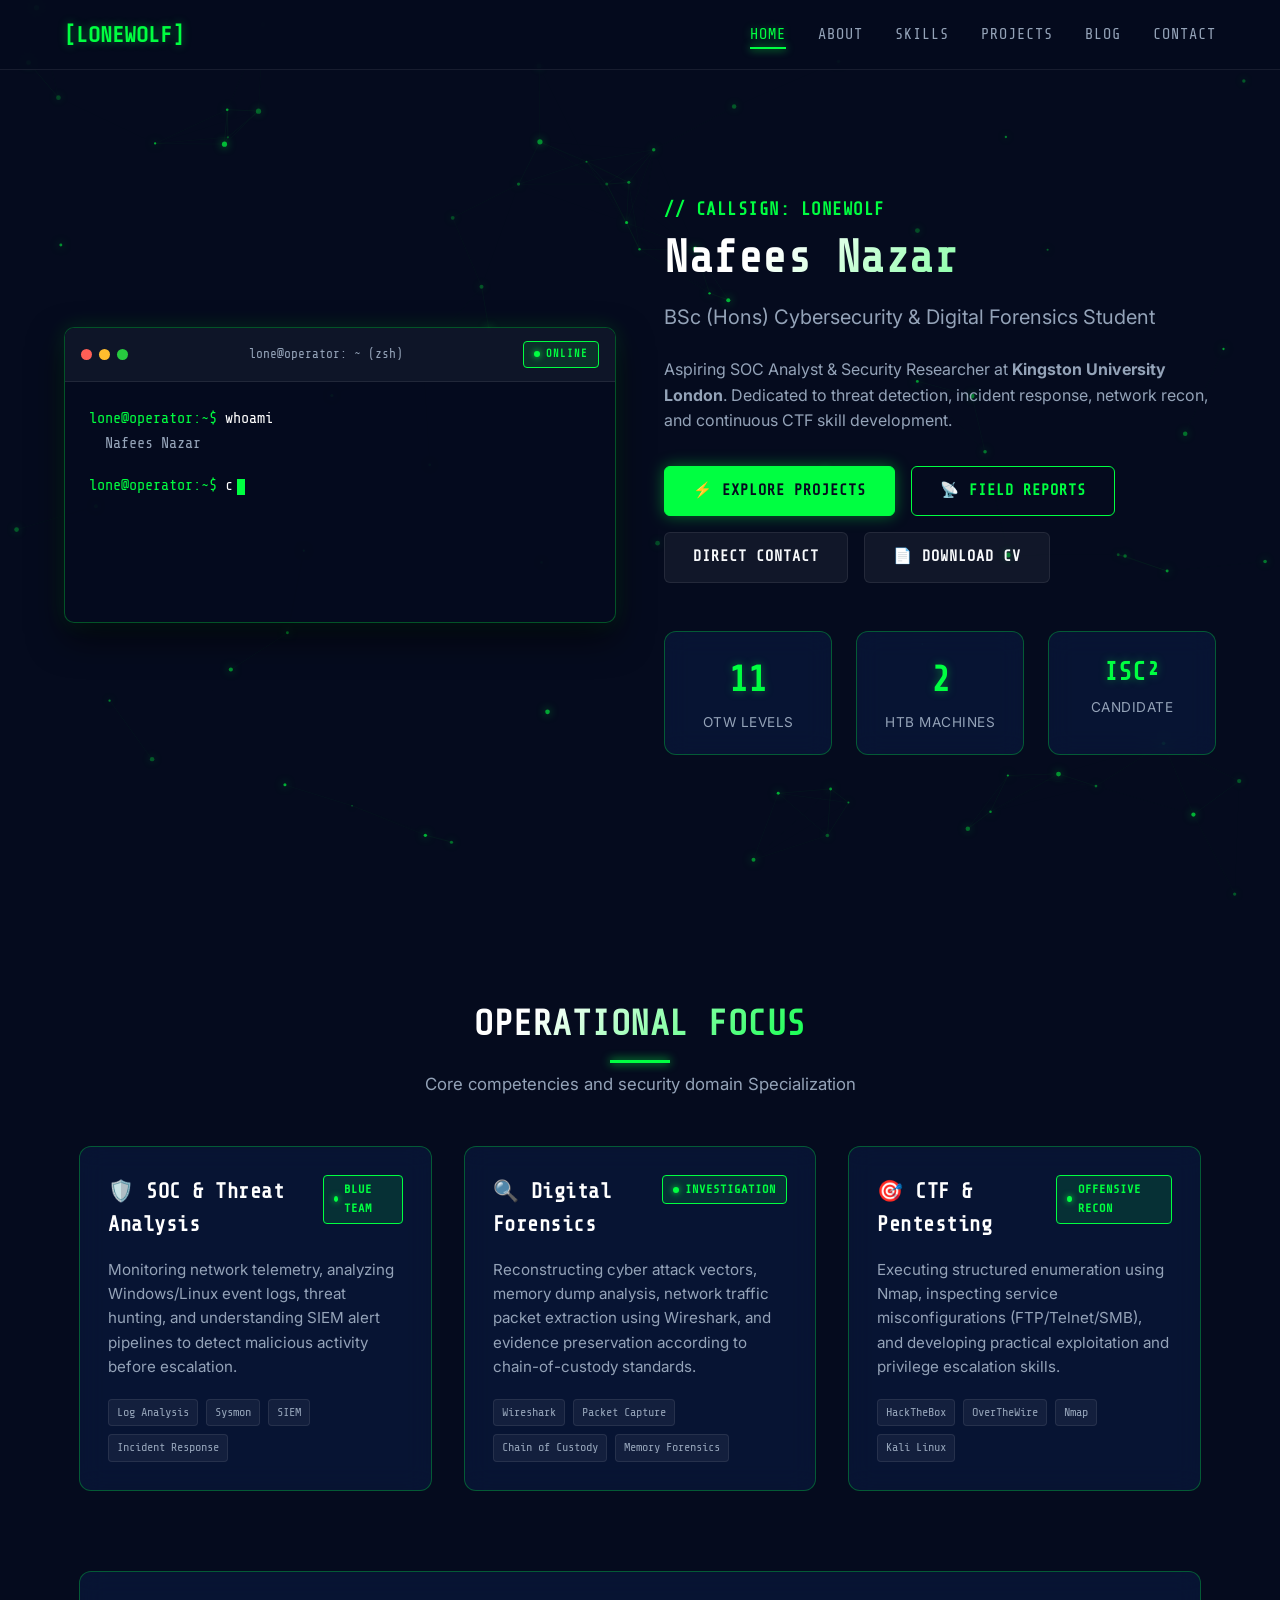
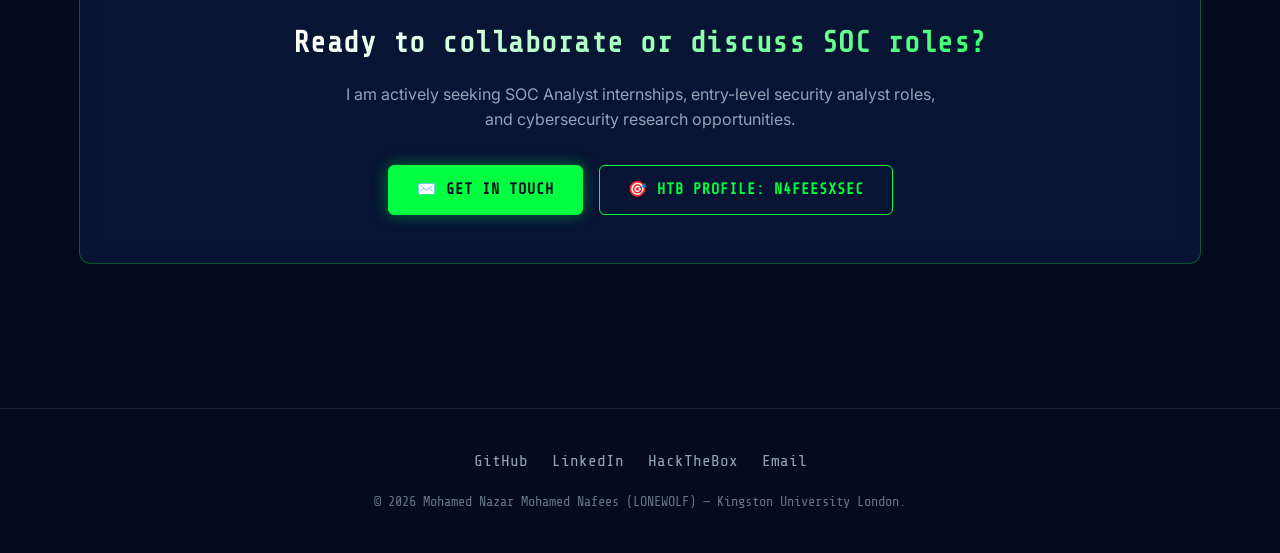
<file: index.html>
﻿<!DOCTYPE html>
<html lang="en">
<head>
  <meta charset="UTF-8">
  <meta name="viewport" content="width=device-width, initial-scale=1.0">
  <meta name="description" content="Mohamed Nazar Mohamed Nafees (LONEWOLF) — Cybersecurity & Digital Forensics Portfolio. Aspiring SOC Analyst, CTF Player & Security Researcher.">
  <meta property="og:title" content="LONEWOLF | Cybersecurity & SOC Portfolio">
  <meta property="og:description" content="Field reports, CTF write-ups, and threat analysis by Mohamed Nafees (LONEWOLF) — Kingston University London.">
  <meta property="og:type" content="website">
  <meta property="og:url" content="https://m-nafees-cyber.github.io/My-Portofolio/">
  <meta property="og:image" content="https://m-nafees-cyber.github.io/My-Portofolio/Assests/preview-banner.png">
  <title>LONEWOLF | Mohamed Nafees — Cybersecurity Portfolio</title>
  <link rel="stylesheet" href="style.css">
</head>
<body>

  <!-- Navigation Bar -->
  <nav class="navbar">
    <a href="index.html" class="nav-brand">
      [LONEWOLF]
    </a>
    <ul class="nav-menu">
      <li><a href="index.html" class="nav-link active">Home</a></li>
      <li><a href="about.html" class="nav-link">About</a></li>
      <li><a href="skills.html" class="nav-link">Skills</a></li>
      <li><a href="projects.html" class="nav-link">Projects</a></li>
      <li><a href="blog.html" class="nav-link">Blog</a></li>
      <li><a href="contact.html" class="nav-link">Contact</a></li>
    </ul>
    <button class="hamburger" aria-label="Toggle Navigation Menu">&#9776;</button>
  </nav>

  <!-- Hero Section -->
  <section class="hero-section">
    <div class="hero-grid">
      
      <!-- Left Column: Interactive Terminal Window -->
      <div class="terminal-window">
        <div class="terminal-header">
          <div class="terminal-dots">
            <span class="dot dot-red"></span>
            <span class="dot dot-yellow"></span>
            <span class="dot dot-green"></span>
          </div>
          <span class="terminal-title">lone@operator: ~ (zsh)</span>
          <span class="badge badge-active" style="font-size: 0.65rem;">ONLINE</span>
        </div>
        <div class="terminal-body" id="terminal-content">
          <!-- Terminal script injects typewriter content here -->
        </div>
      </div>

      <!-- Right Column: Hero Intro Content -->
      <div class="hero-content">
        <h2>// CALLSIGN: LONEWOLF</h2>
        <h1 class="gradient-text">Nafees Nazar</h1>
        <p class="hero-subtitle green-text">BSc (Hons) Cybersecurity & Digital Forensics Student</p>
        <p class="hero-description">
          Aspiring SOC Analyst & Security Researcher at <strong>Kingston University London</strong>. Dedicated to threat detection, incident response, network recon, and continuous CTF skill development.
        </p>

        <div class="hero-actions">
          <a href="projects.html" class="btn btn-primary">⚡ Explore Projects</a>
          <a href="blog.html" class="btn btn-outline">📡 Field Reports</a>
          <a href="contact.html" class="btn btn-secondary">Direct Contact</a>
          <a href="Assests/Nafees_Nazar_CV.pdf" class="btn btn-secondary" target="_blank" download>📄 Download CV</a>
        </div>

        <!-- Hero Stats Container -->
        <div class="stats-container">
          <div class="glass-card stat-card">
            <div class="stat-number">11</div>
            <div class="stat-label">OTW Levels</div>
          </div>
          <div class="glass-card stat-card">
            <div class="stat-number">2</div>
            <div class="stat-label">HTB Machines</div>
          </div>
          <div class="glass-card stat-card">
            <div class="stat-number" style="font-size: 1.6rem;">ISC²</div>
            <div class="stat-label">Candidate</div>
          </div>
        </div>

      </div>

    </div>
  </section>

  <!-- Operational Focus Section -->
  <section class="section">
    <div class="section-header">
      <h2 class="section-title gradient-text">OPERATIONAL FOCUS</h2>
      <p class="section-subtitle">Core competencies and security domain Specialization</p>
    </div>

    <div class="projects-grid">
      
      <div class="glass-card">
        <div class="project-header">
          <h3 class="project-title green-text">🛡️ SOC & Threat Analysis</h3>
          <span class="badge badge-active">BLUE TEAM</span>
        </div>
        <p class="project-desc">
          Monitoring network telemetry, analyzing Windows/Linux event logs, threat hunting, and understanding SIEM alert pipelines to detect malicious activity before escalation.
        </p>
        <div class="tag-list">
          <span class="tag">Log Analysis</span>
          <span class="tag">Sysmon</span>
          <span class="tag">SIEM</span>
          <span class="tag">Incident Response</span>
        </div>
      </div>

      <div class="glass-card">
        <div class="project-header">
          <h3 class="project-title green-text">🔍 Digital Forensics</h3>
          <span class="badge badge-active">INVESTIGATION</span>
        </div>
        <p class="project-desc">
          Reconstructing cyber attack vectors, memory dump analysis, network traffic packet extraction using Wireshark, and evidence preservation according to chain-of-custody standards.
        </p>
        <div class="tag-list">
          <span class="tag">Wireshark</span>
          <span class="tag">Packet Capture</span>
          <span class="tag">Chain of Custody</span>
          <span class="tag">Memory Forensics</span>
        </div>
      </div>

      <div class="glass-card">
        <div class="project-header">
          <h3 class="project-title green-text">🎯 CTF & Pentesting</h3>
          <span class="badge badge-active">OFFENSIVE RECON</span>
        </div>
        <p class="project-desc">
          Executing structured enumeration using Nmap, inspecting service misconfigurations (FTP/Telnet/SMB), and developing practical exploitation and privilege escalation skills.
        </p>
        <div class="tag-list">
          <span class="tag">HackTheBox</span>
          <span class="tag">OverTheWire</span>
          <span class="tag">Nmap</span>
          <span class="tag">Kali Linux</span>
        </div>
      </div>

    </div>
  </section>

  <!-- Quick CTA Banner -->
  <section class="section" style="padding-top: 1rem;">
    <div class="glass-card" style="text-align: center; padding: 3rem 2rem;">
      <h3 class="gradient-text" style="font-size: 1.8rem; margin-bottom: 1rem;">Ready to collaborate or discuss SOC roles?</h3>
      <p class="muted-text" style="max-width: 600px; margin: 0 auto 2rem auto;">
        I am actively seeking SOC Analyst internships, entry-level security analyst roles, and cybersecurity research opportunities.
      </p>
      <div style="display: flex; justify-content: center; gap: 1rem; flex-wrap: wrap;">
        <a href="contact.html" class="btn btn-primary">✉️ Get In Touch</a>
        <a href="https://app.hackthebox.com/users/3832758" target="_blank" rel="noopener" class="btn btn-outline">🎯 HTB Profile: N4feesXSec</a>
      </div>
    </div>
  </section>

  <!-- Footer -->
  <footer class="footer">
    <div class="footer-socials">
      <a href="https://github.com/M-Nafees-Cyber" target="_blank" rel="noopener">GitHub</a>
      <a href="https://linkedin.com/in/nafees-nazar-575b88280" target="_blank" rel="noopener">LinkedIn</a>
      <a href="https://app.hackthebox.com/users/3832758" target="_blank" rel="noopener">HackTheBox</a>
      <a href="mailto:nafeezasnfs@gmail.com">Email</a>
    </div>
    <p>© 2026 Mohamed Nazar Mohamed Nafees (LONEWOLF) — Kingston University London.</p>
  </footer>

  <script src="script.js"></script>

  <!-- Cloudflare Web Analytics -->
  <script type='module' src='https://static.cloudflareinsights.com/beacon.min.js' data-cf-beacon='{"token": "0e2a13bd58694eccbddb8519fe9ebbec"}'></script>
  <!-- End Cloudflare Web Analytics -->

</body>
</html>
</file>
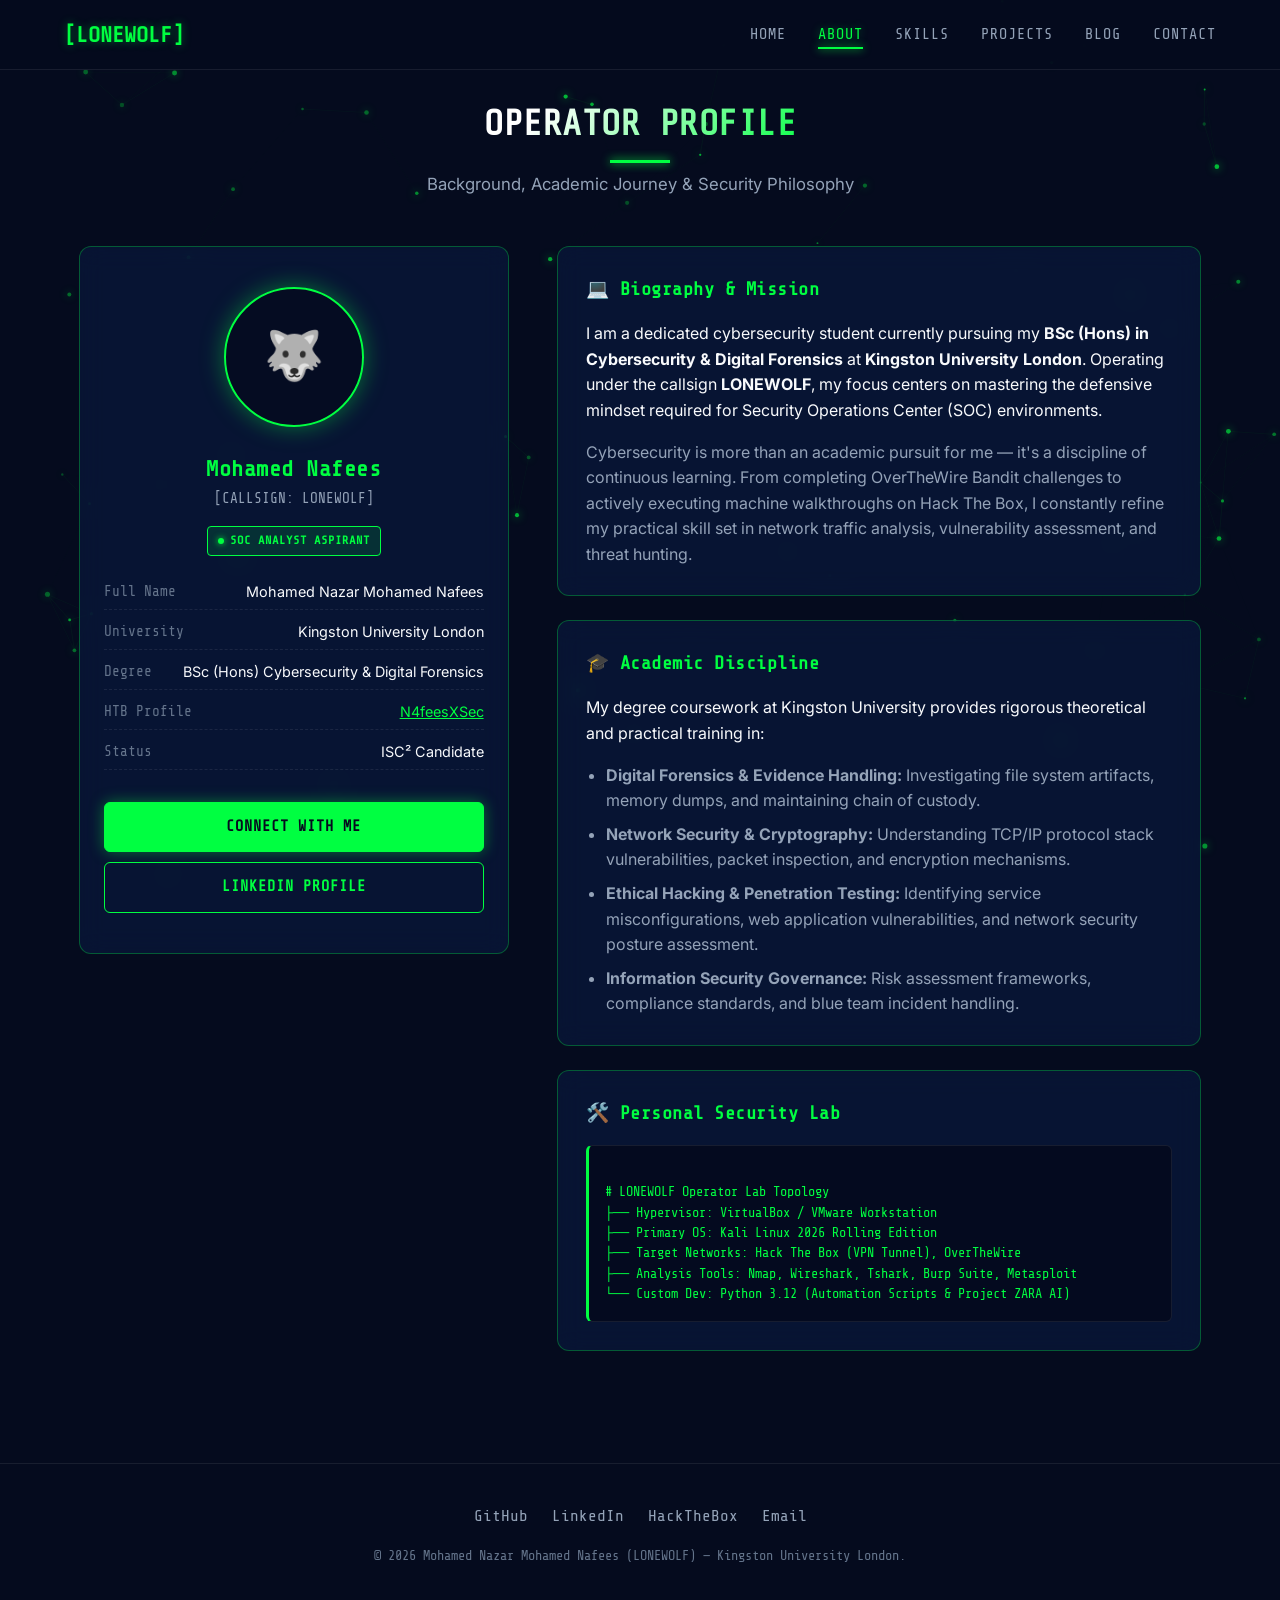
<file: about.html>
<!DOCTYPE html>
<html lang="en">
<head>
  <meta charset="UTF-8">
  <meta name="viewport" content="width=device-width, initial-scale=1.0">
  <meta name="description" content="About Mohamed Nazar Mohamed Nafees (LONEWOLF) — BSc Cybersecurity & Digital Forensics Student at Kingston University London.">
  <meta property="og:title" content="About | LONEWOLF | Cybersecurity Student & Analyst">
  <meta property="og:description" content="Learn about Mohamed Nafees (LONEWOLF), a cybersecurity and digital forensics student at Kingston University London.">
  <meta property="og:type" content="website">
  <meta property="og:url" content="https://m-nafees-cyber.github.io/My-Portofolio/about.html">
  <meta property="og:image" content="https://m-nafees-cyber.github.io/My-Portofolio/Assests/preview-banner.png">
  <title>About | LONEWOLF — Mohamed Nafees</title>
  <link rel="stylesheet" href="style.css">
</head>
<body>

  <!-- Navigation Bar -->
  <nav class="navbar">
    <a href="index.html" class="nav-brand">
      [LONEWOLF]
    </a>
    <ul class="nav-menu">
      <li><a href="index.html" class="nav-link">Home</a></li>
      <li><a href="about.html" class="nav-link active">About</a></li>
      <li><a href="skills.html" class="nav-link">Skills</a></li>
      <li><a href="projects.html" class="nav-link">Projects</a></li>
      <li><a href="blog.html" class="nav-link">Blog</a></li>
      <li><a href="contact.html" class="nav-link">Contact</a></li>
    </ul>
    <button class="hamburger" aria-label="Toggle Navigation Menu">&#9776;</button>
  </nav>

  <!-- Page Header -->
  <section class="section" style="padding-bottom: 2rem;">
    <div class="section-header">
      <h1 class="section-title gradient-text">OPERATOR PROFILE</h1>
      <p class="section-subtitle">Background, Academic Journey & Security Philosophy</p>
    </div>

    <div class="about-grid">
      
      <!-- Left Column: Profile Card -->
      <div class="glass-card profile-box">
        <div class="profile-avatar">🐺</div>
        <h2 class="green-text" style="font-size: 1.4rem;">Mohamed Nafees</h2>
        <p class="muted-text" style="font-family: var(--font-mono); font-size: 0.9rem;">[CALLSIGN: LONEWOLF]</p>
        
        <div style="margin-top: 1rem;">
          <span class="badge badge-active">SOC ANALYST ASPIRANT</span>
        </div>

        <ul class="profile-meta-list">
          <li class="profile-meta-item">
            <span class="profile-meta-label">Full Name</span>
            <span class="profile-meta-val">Mohamed Nazar Mohamed Nafees</span>
          </li>
          <li class="profile-meta-item">
            <span class="profile-meta-label">University</span>
            <span class="profile-meta-val">Kingston University London</span>
          </li>
          <li class="profile-meta-item">
            <span class="profile-meta-label">Degree</span>
            <span class="profile-meta-val">BSc (Hons) Cybersecurity & Digital Forensics</span>
          </li>
          <li class="profile-meta-item">
            <span class="profile-meta-label">HTB Profile</span>
            <span class="profile-meta-val"><a href="https://app.hackthebox.com/users/3832758" target="_blank" rel="noopener" class="green-text">N4feesXSec</a></span>
          </li>
          <li class="profile-meta-item">
            <span class="profile-meta-label">Status</span>
            <span class="profile-meta-val green-text">ISC² Candidate</span>
          </li>
        </ul>

        <div style="margin-top: 2rem; display: flex; flex-direction: column; gap: 10px;">
          <a href="contact.html" class="btn btn-primary" style="width: 100%;">Connect With Me</a>
          <a href="https://linkedin.com/in/nafees-nazar-575b88280" target="_blank" rel="noopener" class="btn btn-outline" style="width: 100%;">LinkedIn Profile</a>
        </div>
      </div>

      <!-- Right Column: Biography & Background -->
      <div style="display: flex; flex-direction: column; gap: 1.5rem;">
        
        <div class="glass-card">
          <h3 class="green-text" style="margin-bottom: 1rem;">💻 Biography & Mission</h3>
          <p style="color: var(--text-main); margin-bottom: 1rem;">
            I am a dedicated cybersecurity student currently pursuing my <strong>BSc (Hons) in Cybersecurity & Digital Forensics</strong> at <strong>Kingston University London</strong>. Operating under the callsign <strong>LONEWOLF</strong>, my focus centers on mastering the defensive mindset required for Security Operations Center (SOC) environments.
          </p>
          <p style="color: var(--text-muted);">
            Cybersecurity is more than an academic pursuit for me — it's a discipline of continuous learning. From completing OverTheWire Bandit challenges to actively executing machine walkthroughs on Hack The Box, I constantly refine my practical skill set in network traffic analysis, vulnerability assessment, and threat hunting.
          </p>
        </div>

        <div class="glass-card">
          <h3 class="green-text" style="margin-bottom: 1rem;">🎓 Academic Discipline</h3>
          <p style="color: var(--text-main); margin-bottom: 1rem;">
            My degree coursework at Kingston University provides rigorous theoretical and practical training in:
          </p>
          <ul style="color: var(--text-muted); margin-left: 1.25rem; display: flex; flex-direction: column; gap: 8px;">
            <li><strong>Digital Forensics & Evidence Handling:</strong> Investigating file system artifacts, memory dumps, and maintaining chain of custody.</li>
            <li><strong>Network Security & Cryptography:</strong> Understanding TCP/IP protocol stack vulnerabilities, packet inspection, and encryption mechanisms.</li>
            <li><strong>Ethical Hacking & Penetration Testing:</strong> Identifying service misconfigurations, web application vulnerabilities, and network security posture assessment.</li>
            <li><strong>Information Security Governance:</strong> Risk assessment frameworks, compliance standards, and blue team incident handling.</li>
          </ul>
        </div>

        <div class="glass-card">
          <h3 class="green-text" style="margin-bottom: 1rem;">🛠️ Personal Security Lab</h3>
          <div class="code-block" style="margin-bottom: 0;">
# LONEWOLF Operator Lab Topology
├── Hypervisor: VirtualBox / VMware Workstation
├── Primary OS: Kali Linux 2026 Rolling Edition
├── Target Networks: Hack The Box (VPN Tunnel), OverTheWire
├── Analysis Tools: Nmap, Wireshark, Tshark, Burp Suite, Metasploit
└── Custom Dev: Python 3.12 (Automation Scripts & Project ZARA AI)</div>
        </div>

      </div>

    </div>
  </section>

  <!-- Footer -->
  <footer class="footer">
    <div class="footer-socials">
      <a href="https://github.com/M-Nafees-Cyber" target="_blank" rel="noopener">GitHub</a>
      <a href="https://linkedin.com/in/nafees-nazar-575b88280" target="_blank" rel="noopener">LinkedIn</a>
      <a href="https://app.hackthebox.com/users/3832758" target="_blank" rel="noopener">HackTheBox</a>
      <a href="mailto:nafeezasnfs@gmail.com">Email</a>
    </div>
    <p>© 2026 Mohamed Nazar Mohamed Nafees (LONEWOLF) — Kingston University London.</p>
  </footer>

  <script src="script.js"></script>

  <!-- Cloudflare Web Analytics -->
  <script type='module' src='https://static.cloudflareinsights.com/beacon.min.js' data-cf-beacon='{"token": "0e2a13bd58694eccbddb8519fe9ebbec"}'></script>
  <!-- End Cloudflare Web Analytics -->
   
</body>
</html>
</file>
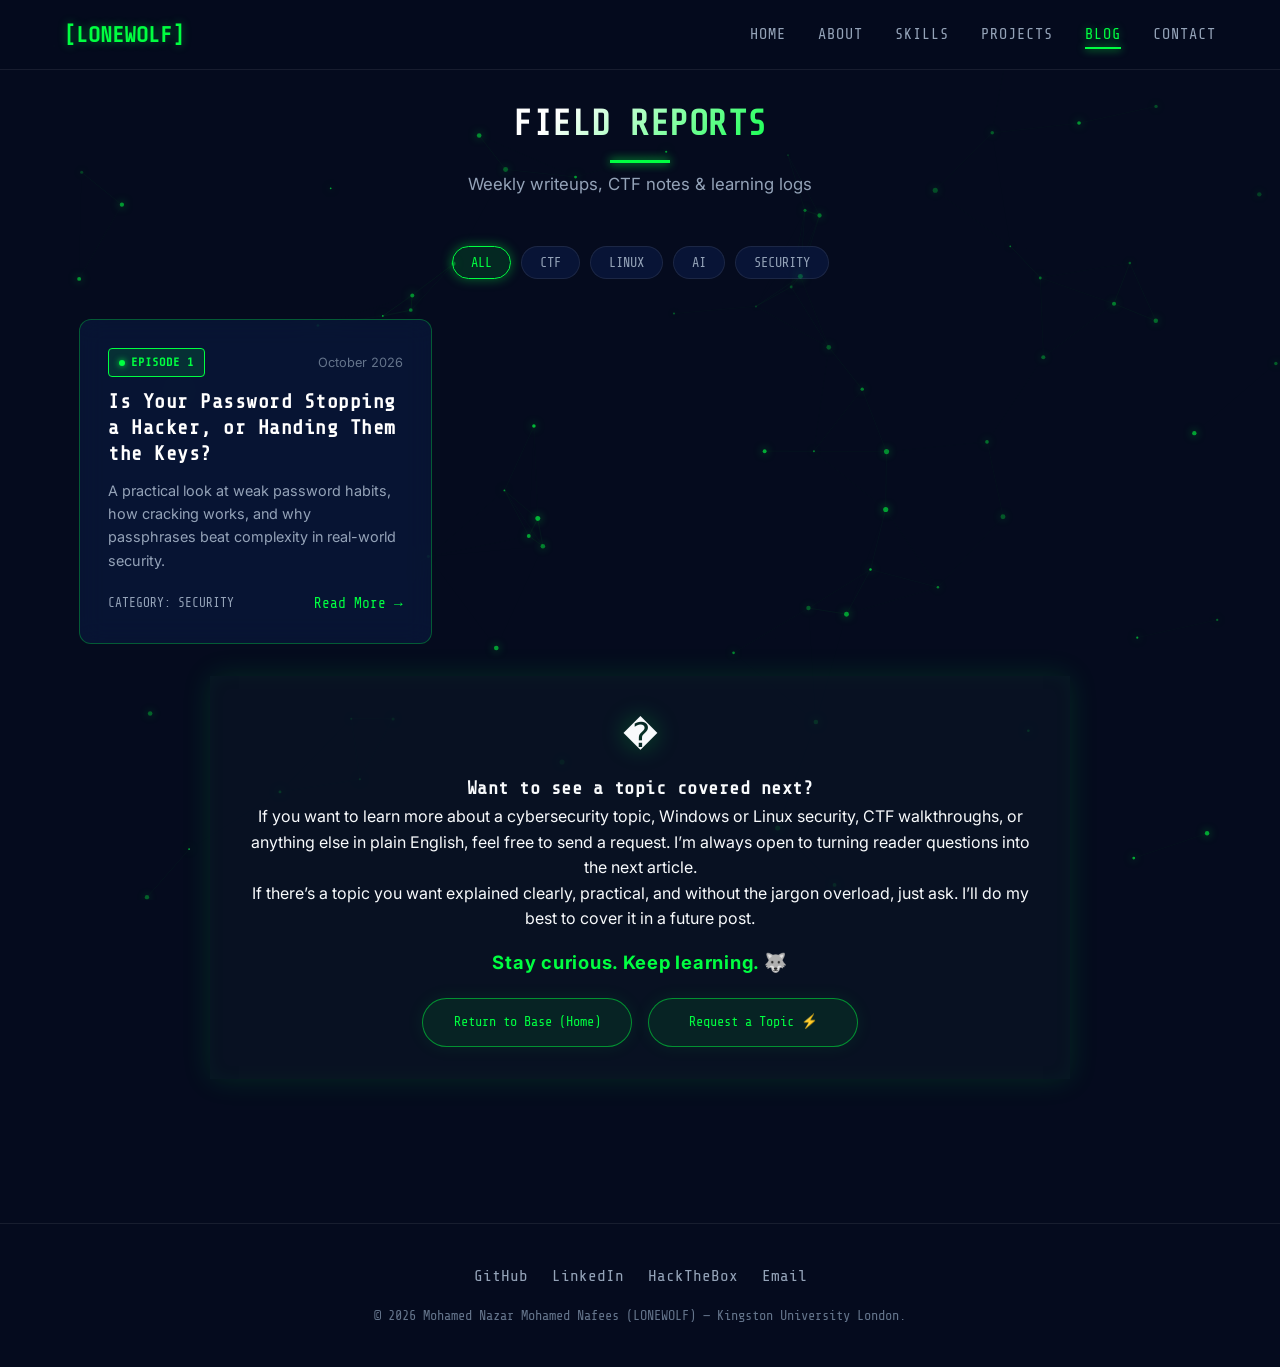
<file: blog.html>
<!DOCTYPE html>
<html lang="en">
<head>
  <meta charset="UTF-8">
  <meta name="viewport" content="width=device-width, initial-scale=1.0">
  <meta name="description" content="Field Reports — Mohamed Nazar Mohamed Nafees (LONEWOLF). Cybersecurity writeups, CTF walkthroughs, Linux terminal configs, and AI research logs.">
  <meta property="og:title" content="Cybersecurity Field Reports & CTF Write-Ups | LONEWOLF">
  <meta property="og:description" content="Read my technical breakdowns on Hack The Box machines, OverTheWire Bandit, and SOC fundamentals.">
  <meta property="og:type" content="website">
  <meta property="og:url" content="https://m-nafees-cyber.github.io/My-Portofolio/blog.html">
  <meta property="og:image" content="https://m-nafees-cyber.github.io/My-Portofolio/Assests/preview-banner.png">
  <title>Field Reports (Blog) | LONEWOLF — Mohamed Nafees</title>
  <link rel="stylesheet" href="style.css">
</head>
<body>

  <!-- Navigation Bar -->
  <nav class="navbar">
    <a href="index.html" class="nav-brand">
      [LONEWOLF]
    </a>
    <ul class="nav-menu">
      <li><a href="index.html" class="nav-link">Home</a></li>
      <li><a href="about.html" class="nav-link">About</a></li>
      <li><a href="skills.html" class="nav-link">Skills</a></li>
      <li><a href="projects.html" class="nav-link">Projects</a></li>
      <li><a href="blog.html" class="nav-link active">Blog</a></li>
      <li><a href="contact.html" class="nav-link">Contact</a></li>
    </ul>
    <button class="hamburger" aria-label="Toggle Navigation Menu">&#9776;</button>
  </nav>

  <!-- Page Header -->
  <section class="section">
    <div class="section-header">
      <h1 class="section-title gradient-text">FIELD REPORTS</h1>
      <p class="section-subtitle">Weekly writeups, CTF notes & learning logs</p>
    </div>

    <!-- Category Filter Bar (Task 3 Requirement) -->
    <div class="blog-filters">
      <button class="filter-btn active" data-filter="all">ALL</button>
      <button class="filter-btn" data-filter="ctf">CTF</button>
      <button class="filter-btn" data-filter="linux">LINUX</button>
      <button class="filter-btn" data-filter="ai">AI</button>
      <button class="filter-btn" data-filter="security">SECURITY</button>
    </div>

    <!-- Blog Posts Grid (3 Columns Desktop, 1 Column Mobile) -->
    <div class="blog-grid">

      <!--
      POST 1: MEOW
      <div class="glass-card blog-card" data-category="ctf">
        <div class="blog-card-meta">
          <span class="badge badge-active">MEOW ✅</span>
          <span>August 2026</span>
        </div>
        <h3 class="blog-card-title green-text">How I Pwned My First HTB Machine — MEOW</h3>
        <p class="blog-card-excerpt">
          My first real target on Hack The Box. A simple Telnet misconfiguration — but the process of finding it taught me more than any textbook...
        </p>
        <div class="blog-card-footer">
          <span class="muted-text" style="font-family: var(--font-mono); font-size: 0.8rem;">CATEGORY: CTF</span>
          <a href="#" class="project-link" data-post-id="meow">Read More →</a>
        </div>
      </div>
      -->

<!--       
      POST 2: OTW BANDIT
      <div class="glass-card blog-card" data-category="ctf">
        <div class="blog-card-meta">
          <span class="badge badge-active">OTW 🏆</span>
          <span>August 2026</span>
        </div>
        <h3 class="blog-card-title green-text">OTW Bandit Levels 0-11: What I Learned</h3>
        <p class="blog-card-excerpt">
          OverTheWire Bandit is where my Linux skills went from zero to operator. Here's every level broken down with the key commands and lessons learned...
        </p>
        <div class="blog-card-footer">
          <span class="muted-text" style="font-family: var(--font-mono); font-size: 0.8rem;">CATEGORY: CTF</span>
          <a href="#" class="project-link" data-post-id="otw">Read More →</a>
        </div>
      </div> -->
<!-- s -->
<!-- 
      POST 4: PROJECT ZARA AI
      <div class="glass-card blog-card" data-category="ai">
        <div class="blog-card-meta">
          <span class="badge badge-active">ZARA 🤖</span>
          <span>August 2026</span>
        </div>
        <h3 class="blog-card-title green-text">What is Project ZARA? My Personal AI Journey</h3>
        <p class="blog-card-excerpt">
          I'm building my own AI assistant from scratch in Python. No cloud, no subscriptions — just me, my laptop, and a DO OR DIE attitude...
        </p>
        <div class="blog-card-footer">
          <span class="muted-text" style="font-family: var(--font-mono); font-size: 0.8rem;">CATEGORY: AI</span>
          <a href="#" class="project-link" data-post-id="zara">Read More →</a>
        </div>
      </div> -->

      <!-- POST 5: SOC FUNDAMENTALS
      <div class="glass-card blog-card" data-category="security">
        <div class="blog-card-meta">
          <span class="badge badge-active">SOC 🛡️</span>
          <span>August 2026</span>
        </div>
        <h3 class="blog-card-title green-text">SOC Analyst Fundamentals: Incident Response & Threat Hunting</h3>
        <p class="blog-card-excerpt">
          Key takeaways from my ISC² Candidate journey and BSc Cybersecurity studies — analyzing logs, detection rules, and blue team mindset...
        </p>
        <div class="blog-card-footer">
          <span class="muted-text" style="font-family: var(--font-mono); font-size: 0.8rem;">CATEGORY: SECURITY</span>
          <a href="#" class="project-link" data-post-id="soc">Read More →</a>
        </div>
      </div>

      -->

      <!-- Episode 1 Card -->
      <a href="episode-1.html" class="blog-card-link" aria-label="Read Episode 1: Is Your Password Stopping a Hacker, or Handing Them the Keys?">
        <div class="glass-card blog-card" data-category="security">
          <div class="blog-card-meta">
            <span class="badge badge-active">EPISODE 1</span>
            <span>October 2026</span>
          </div>
          <h3 class="blog-card-title green-text">Is Your Password Stopping a Hacker, or Handing Them the Keys?</h3>
          <p class="blog-card-excerpt">
            A practical look at weak password habits, how cracking works, and why passphrases beat complexity in real-world security.
          </p>
          <div class="blog-card-footer">
            <span class="muted-text" style="font-family: var(--font-mono); font-size: 0.8rem;">CATEGORY: SECURITY</span>
            <span class="project-link">Read More →</span>
          </div>
        </div>
      </a>

      <div class="blog-outro-card">
        <div class="outro-icon">�</div>
        <h3>Want to see a topic covered next?</h3>
        <p>
          If you want to learn more about a cybersecurity topic, Windows or Linux security, CTF walkthroughs, or anything else in plain English, feel free to send a request. I’m always open to turning reader questions into the next article.
        </p>
        <p>
          If there’s a topic you want explained clearly, practical, and without the jargon overload, just ask. I’ll do my best to cover it in a future post.
        </p>
        <p class="outro-signoff"><strong>Stay curious. Keep learning. 🐺</strong></p>
        <div class="outro-actions">
          <a href="index.html" class="btn-primary">Return to Base (Home)</a>
          <a href="contact.html" class="btn-secondary">Request a Topic ⚡</a>
        </div>
      </div>

    </div>

    <!-- More Posts Coming Soon Placeholder (Task 3 Requirement) -->
    <!--
    <div class="blog-placeholder-banner">
      <span class="green-text">⚡ SYSTEM STATUS:</span> More posts coming soon... Stay tuned for new Hack The Box walkthroughs & threat analysis reports.
    </div>
    -->

  </section>

  <!-- Footer -->
  <footer class="footer">
    <div class="footer-socials">
      <a href="https://github.com/M-Nafees-Cyber" target="_blank" rel="noopener">GitHub</a>
      <a href="https://linkedin.com/in/nafees-nazar-575b88280" target="_blank" rel="noopener">LinkedIn</a>
      <a href="https://app.hackthebox.com/users/3832758" target="_blank" rel="noopener">HackTheBox</a>
      <a href="mailto:nafeezasnfs@gmail.com">Email</a>
    </div>
    <p>© 2026 Mohamed Nazar Mohamed Nafees (LONEWOLF) — Kingston University London.</p>
  </footer>

  <script src="script.js"></script>
</body>
</html>
</file>
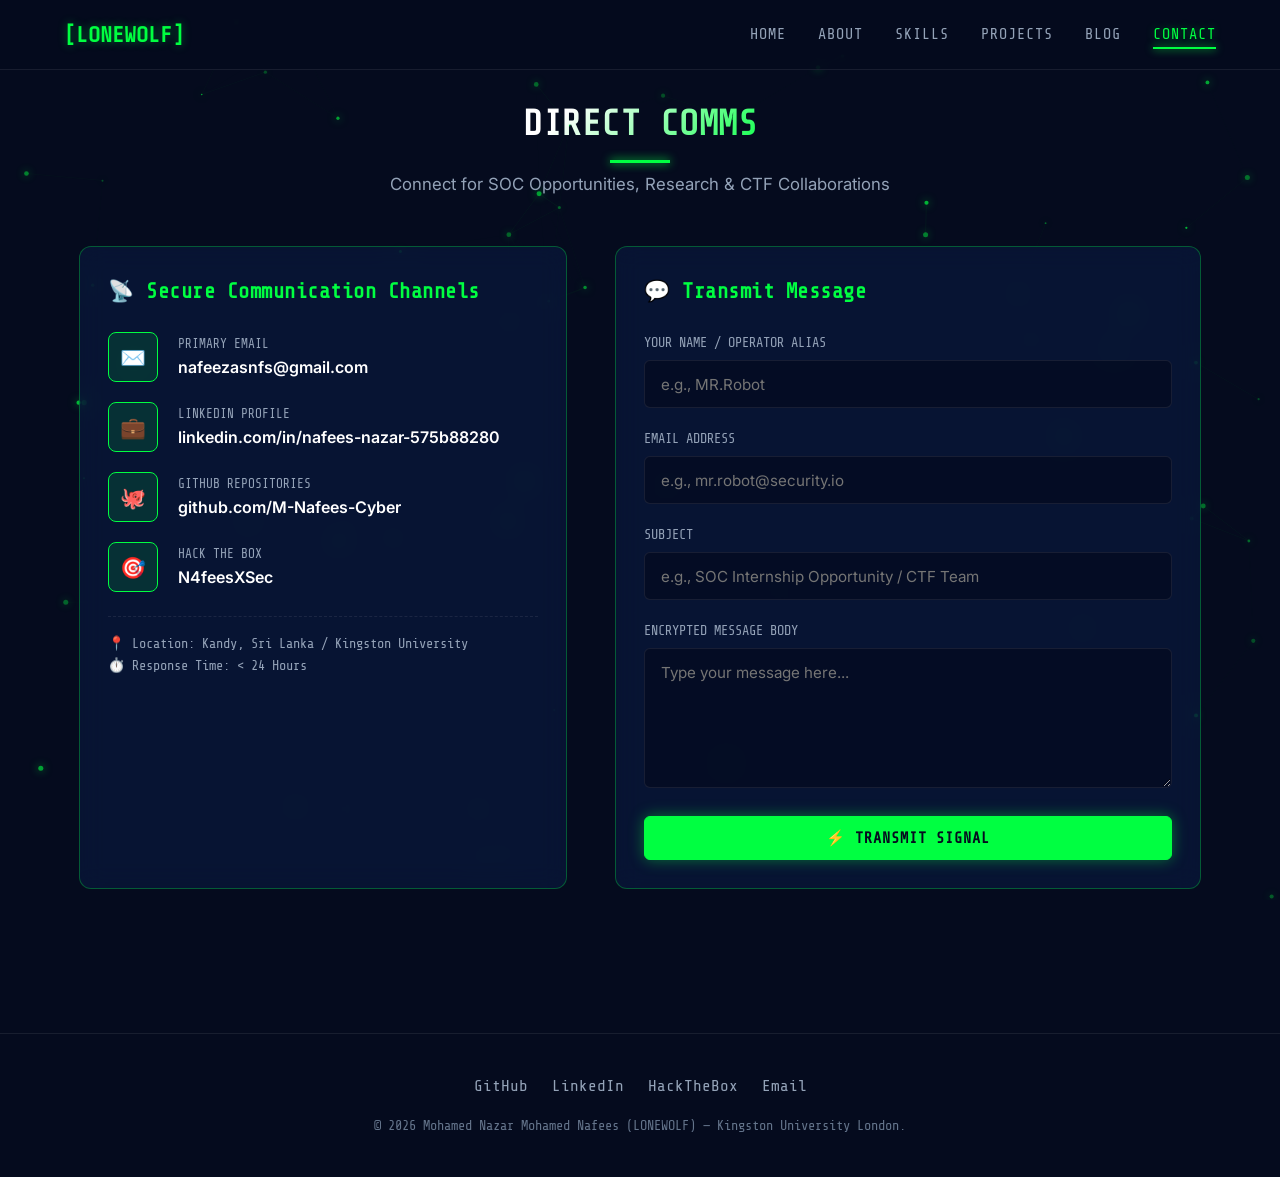
<file: contact.html>
<!DOCTYPE html>
<html lang="en">
<head>
  <meta charset="UTF-8">
  <meta name="viewport" content="width=device-width, initial-scale=1.0">
  <meta name="description" content="Contact Mohamed Nazar Mohamed Nafees (LONEWOLF) — Direct communication channel for cybersecurity roles, SOC internships, and CTF collaborations.">
  <meta property="og:title" content="Contact | LONEWOLF | SOC & Cybersecurity Opportunities">
  <meta property="og:description" content="Connect with Mohamed Nafees for SOC opportunities, security research, and collaborative CTF work.">
  <meta property="og:type" content="website">
  <meta property="og:url" content="https://m-nafees-cyber.github.io/My-Portofolio/contact.html">
  <meta property="og:image" content="https://m-nafees-cyber.github.io/My-Portofolio/Assests/preview-banner.png">
  <title>Contact | LONEWOLF — Mohamed Nafees</title>
  <link rel="stylesheet" href="style.css">
</head>
<body>

  <!-- Navigation Bar -->
  <nav class="navbar">
    <a href="index.html" class="nav-brand">
      [LONEWOLF]
    </a>
    <ul class="nav-menu">
      <li><a href="index.html" class="nav-link">Home</a></li>
      <li><a href="about.html" class="nav-link">About</a></li>
      <li><a href="skills.html" class="nav-link">Skills</a></li>
      <li><a href="projects.html" class="nav-link">Projects</a></li>
      <li><a href="blog.html" class="nav-link">Blog</a></li>
      <li><a href="contact.html" class="nav-link active">Contact</a></li>
    </ul>
    <button class="hamburger" aria-label="Toggle Navigation Menu">&#9776;</button>
  </nav>

  <!-- Page Header -->
  <section class="section">
    <div class="section-header">
      <h1 class="section-title gradient-text">DIRECT COMMS</h1>
      <p class="section-subtitle">Connect for SOC Opportunities, Research & CTF Collaborations</p>
    </div>

    <div class="contact-grid">

      <!-- Left Column: Direct Links & Info -->
      <div class="glass-card">
        <h3 class="green-text" style="font-size: 1.3rem; margin-bottom: 1.5rem;">📡 Secure Communication Channels</h3>
        
        <a href="mailto:nafeezasnfs@gmail.com" class="contact-info-card">
          <div class="contact-icon">✉️</div>
          <div>
            <div class="muted-text" style="font-family: var(--font-mono); font-size: 0.8rem;">PRIMARY EMAIL</div>
            <div style="font-weight: 600; color: #FFFFFF;">nafeezasnfs@gmail.com</div>
          </div>
        </a>

        <a href="https://linkedin.com/in/nafees-nazar-575b88280" target="_blank" rel="noopener" class="contact-info-card">
          <div class="contact-icon">💼</div>
          <div>
            <div class="muted-text" style="font-family: var(--font-mono); font-size: 0.8rem;">LINKEDIN PROFILE</div>
            <div style="font-weight: 600; color: #FFFFFF;">linkedin.com/in/nafees-nazar-575b88280</div>
          </div>
        </a>

        <a href="https://github.com/M-Nafees-Cyber" target="_blank" rel="noopener" class="contact-info-card">
          <div class="contact-icon">🐙</div>
          <div>
            <div class="muted-text" style="font-family: var(--font-mono); font-size: 0.8rem;">GITHUB REPOSITORIES</div>
            <div style="font-weight: 600; color: #FFFFFF;">github.com/M-Nafees-Cyber</div>
          </div>
        </a>

        <a href="https://app.hackthebox.com/users/3832758" target="_blank" rel="noopener" class="contact-info-card">
          <div class="contact-icon">🎯</div>
          <div>
            <div class="muted-text" style="font-family: var(--font-mono); font-size: 0.8rem;">HACK THE BOX</div>
            <div style="font-weight: 600; color: #FFFFFF;">N4feesXSec</div>
          </div>
        </a>

        <div style="margin-top: 1.5rem; padding-top: 1rem; border-top: 1px dashed var(--border-light);">
          <div class="muted-text" style="font-family: var(--font-mono); font-size: 0.85rem;">
            📍 Location: Kandy, Sri Lanka / Kingston University<br>
            ⏱️ Response Time: &lt; 24 Hours
          </div>
        </div>
      </div>

      <!-- Right Column: Interactive Form -->
      <div class="glass-card">
        <h3 class="green-text" style="font-size: 1.3rem; margin-bottom: 1.5rem;">💬 Transmit Message</h3>

        <form class="contact-form" onsubmit="event.preventDefault(); alert('Message transmitted successfully! Mohamed will respond shortly.');">
          <div class="form-group">
            <label class="form-label">YOUR NAME / OPERATOR ALIAS</label>
            <input type="text" class="form-input" placeholder="e.g., MR.Robot" required>
          </div>

          <div class="form-group">
            <label class="form-label">EMAIL ADDRESS</label>
            <input type="email" class="form-input" placeholder="e.g., mr.robot@security.io" required>
          </div>

          <div class="form-group">
            <label class="form-label">SUBJECT</label>
            <input type="text" class="form-input" placeholder="e.g., SOC Internship Opportunity / CTF Team" required>
          </div>

          <div class="form-group">
            <label class="form-label">ENCRYPTED MESSAGE BODY</label>
            <textarea class="form-textarea" placeholder="Type your message here..." required></textarea>
          </div>

          <button type="submit" class="btn btn-primary" style="width: 100%;">⚡ Transmit Signal</button>
        </form>
      </div>

    </div>
  </section>

  <!-- Footer -->
  <footer class="footer">
    <div class="footer-socials">
      <a href="https://github.com/M-Nafees-Cyber" target="_blank" rel="noopener">GitHub</a>
      <a href="https://linkedin.com/in/nafees-nazar-575b88280" target="_blank" rel="noopener">LinkedIn</a>
      <a href="https://app.hackthebox.com/users/3832758" target="_blank" rel="noopener">HackTheBox</a>
      <a href="mailto:nafeezasnfs@gmail.com">Email</a>
    </div>
    <p>© 2026 Mohamed Nazar Mohamed Nafees (LONEWOLF) — Kingston University London.</p>
  </footer>

  <script src="script.js"></script>

  <!-- Cloudflare Web Analytics -->
  <script type='module' src='https://static.cloudflareinsights.com/beacon.min.js' data-cf-beacon='{"token": "0e2a13bd58694eccbddb8519fe9ebbec"}'></script>
  <!-- End Cloudflare Web Analytics -->
   
</body>
</html>
</file>
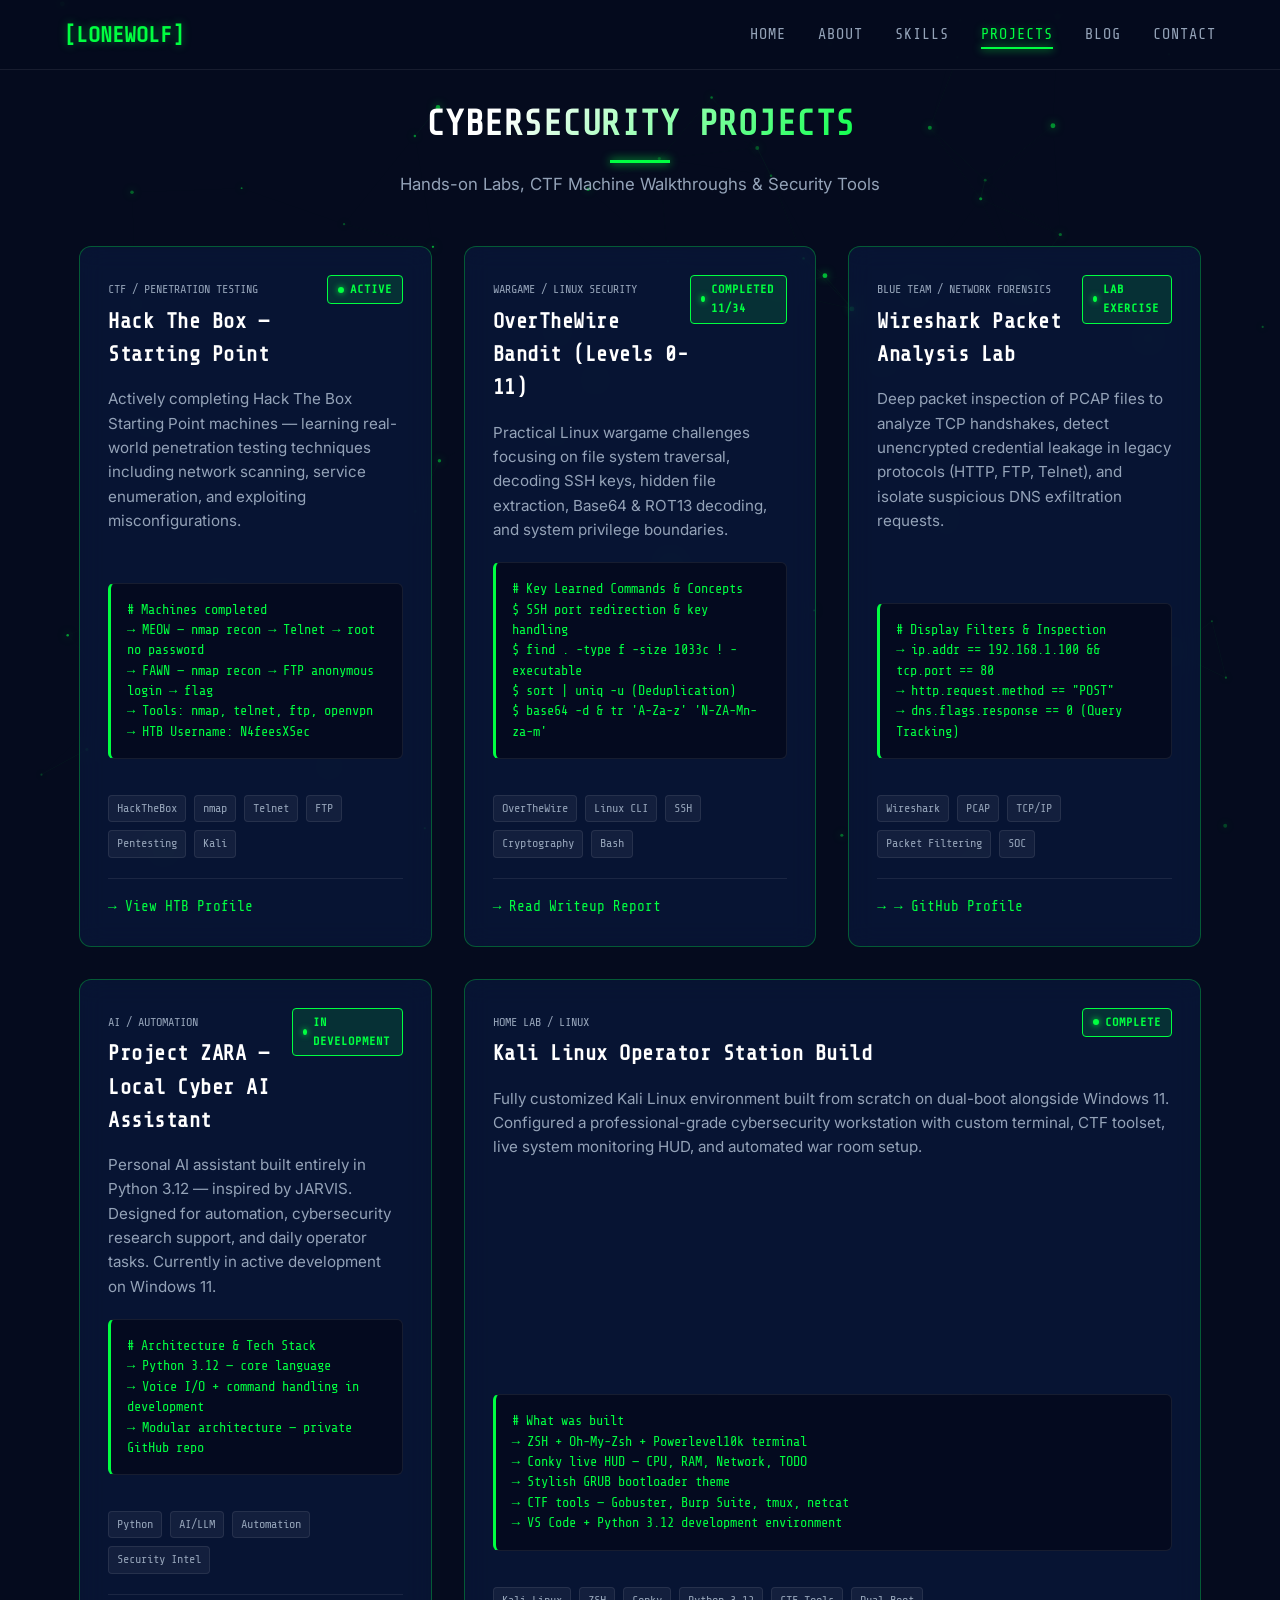
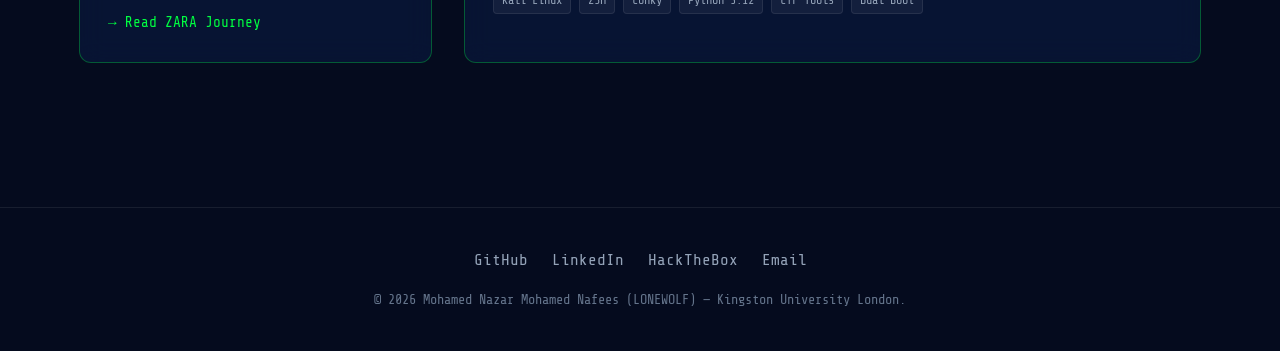
<file: projects.html>
<!DOCTYPE html>
<html lang="en">
<head>
  <meta charset="UTF-8">
  <meta name="viewport" content="width=device-width, initial-scale=1.0">
  <meta name="description" content="Cybersecurity Projects — Mohamed Nazar Mohamed Nafees (LONEWOLF). Hack The Box machines, CTF labs, network packet inspection, and Python security tools.">
  <meta property="og:title" content="Projects | LONEWOLF | Cybersecurity Labs & CTF Work">
  <meta property="og:description" content="Explore practical projects, CTF walkthroughs, and security tooling work by Mohamed Nafees (LONEWOLF).">
  <meta property="og:type" content="website">
  <meta property="og:url" content="https://m-nafees-cyber.github.io/My-Portofolio/projects.html">
  <meta property="og:image" content="https://m-nafees-cyber.github.io/My-Portofolio/Assests/preview-banner.png">
  <title>Projects | LONEWOLF — Mohamed Nafees</title>
  <link rel="stylesheet" href="style.css">
</head>
<body>

  <!-- Navigation Bar -->
  <nav class="navbar">
    <a href="index.html" class="nav-brand">
      [LONEWOLF]
    </a>
    <ul class="nav-menu">
      <li><a href="index.html" class="nav-link">Home</a></li>
      <li><a href="about.html" class="nav-link">About</a></li>
      <li><a href="skills.html" class="nav-link">Skills</a></li>
      <li><a href="projects.html" class="nav-link active">Projects</a></li>
      <li><a href="blog.html" class="nav-link">Blog</a></li>
      <li><a href="contact.html" class="nav-link">Contact</a></li>
    </ul>
    <button class="hamburger" aria-label="Toggle Navigation Menu">&#9776;</button>
  </nav>

  <!-- Page Header -->
  <section class="section">
    <div class="section-header">
      <h1 class="section-title gradient-text">CYBERSECURITY PROJECTS</h1>
      <p class="section-subtitle">Hands-on Labs, CTF Machine Walkthroughs & Security Tools</p>
    </div>

    <div class="projects-grid">

      <!-- PROJECT CARD 1 — HTB (EXACT TASK 2 SPECIFICATION) -->
      <div class="glass-card project-card">
        <div class="project-header">
          <div>
            <span class="muted-text" style="font-family: var(--font-mono); font-size: 0.75rem; text-transform: uppercase;">CTF / PENETRATION TESTING</span>
            <h3 class="project-title green-text" style="margin-top: 4px;">Hack The Box — Starting Point</h3>
          </div>
          <span class="badge badge-active">ACTIVE</span>
        </div>

        <p class="project-desc">
          Actively completing Hack The Box Starting Point machines — learning real-world penetration testing techniques including network scanning, service enumeration, and exploiting misconfigurations.
        </p>

        <div class="code-block"># Machines completed
→ MEOW — nmap recon → Telnet → root no password
→ FAWN — nmap recon → FTP anonymous login → flag
→ Tools: nmap, telnet, ftp, openvpn
→ HTB Username: N4feesXSec</div>

        <div class="tag-list" style="margin-bottom: 1.25rem;">
          <span class="tag">HackTheBox</span>
          <span class="tag">nmap</span>
          <span class="tag">Telnet</span>
          <span class="tag">FTP</span>
          <span class="tag">Pentesting</span>
          <span class="tag">Kali</span>
        </div>

        <div class="project-footer">
          <a href="https://app.hackthebox.com/users/3832758" target="_blank" rel="noopener" class="project-link">→ View HTB Profile</a>
        </div>
      </div>

      <!-- PROJECT CARD 2 — OTW BANDIT WARGAME -->
      <div class="glass-card project-card">
        <div class="project-header">
          <div>
            <span class="muted-text" style="font-family: var(--font-mono); font-size: 0.75rem; text-transform: uppercase;">WARGAME / LINUX SECURITY</span>
            <h3 class="project-title green-text" style="margin-top: 4px;">OverTheWire Bandit (Levels 0-11)</h3>
          </div>
          <span class="badge badge-active">COMPLETED 11/34</span>
        </div>

        <p class="project-desc">
          Practical Linux wargame challenges focusing on file system traversal, decoding SSH keys, hidden file extraction, Base64 & ROT13 decoding, and system privilege boundaries.
        </p>

        <div class="code-block"># Key Learned Commands & Concepts
$ SSH port redirection & key handling
$ find . -type f -size 1033c ! -executable
$ sort | uniq -u (Deduplication)
$ base64 -d & tr 'A-Za-z' 'N-ZA-Mn-za-m'</div>

        <div class="tag-list" style="margin-bottom: 1.25rem;">
          <span class="tag">OverTheWire</span>
          <span class="tag">Linux CLI</span>
          <span class="tag">SSH</span>
          <span class="tag">Cryptography</span>
          <span class="tag">Bash</span>
        </div>

        <div class="project-footer">
          <a href="blog.html" class="project-link" data-post-id="otw">→ Read Writeup Report</a>
        </div>
      </div>

      <!-- PROJECT CARD 3 — WIRESHARK NETWORK ANALYSIS -->
      <div class="glass-card project-card">
        <div class="project-header">
          <div>
            <span class="muted-text" style="font-family: var(--font-mono); font-size: 0.75rem; text-transform: uppercase;">BLUE TEAM / NETWORK FORENSICS</span>
            <h3 class="project-title green-text" style="margin-top: 4px;">Wireshark Packet Analysis Lab</h3>
          </div>
          <span class="badge badge-active">LAB EXERCISE</span>
        </div>

        <p class="project-desc">
          Deep packet inspection of PCAP files to analyze TCP handshakes, detect unencrypted credential leakage in legacy protocols (HTTP, FTP, Telnet), and isolate suspicious DNS exfiltration requests.
        </p>

        <div class="code-block"># Display Filters & Inspection
→ ip.addr == 192.168.1.100 && tcp.port == 80
→ http.request.method == "POST"
→ dns.flags.response == 0 (Query Tracking)</div>

        <div class="tag-list" style="margin-bottom: 1.25rem;">
          <span class="tag">Wireshark</span>
          <span class="tag">PCAP</span>
          <span class="tag">TCP/IP</span>
          <span class="tag">Packet Filtering</span>
          <span class="tag">SOC</span>
        </div>

        <div class="project-footer">
          <a href="https://github.com/M-Nafees-Cyber" target="_blank" rel="noopener" class="project-link">→ → GitHub Profile</a>
        </div>
      </div>

      <!-- PROJECT CARD 4 — PROJECT ZARA AI ASSISTANT -->
      <div class="glass-card project-card">
        <div class="project-header">
          <div>
            <span class="muted-text" style="font-family: var(--font-mono); font-size: 0.75rem; text-transform: uppercase;">AI / AUTOMATION</span>
            <h3 class="project-title green-text" style="margin-top: 4px;">Project ZARA — Local Cyber AI Assistant</h3>
          </div>
          <span class="badge badge-active">IN DEVELOPMENT</span>
        </div>

        <p class="project-desc">
          Personal AI assistant built entirely in Python 3.12 — 
          inspired by JARVIS. Designed for automation, cybersecurity 
          research support, and daily operator tasks. Currently in 
          active development on Windows 11.
        </p>

        <div class="code-block"># Architecture & Tech Stack
→ Python 3.12 — core language
→ Voice I/O + command handling in development
→ Modular architecture — private GitHub repo</div>

        <div class="tag-list" style="margin-bottom: 1.25rem;">
          <span class="tag">Python</span>
          <span class="tag">AI/LLM</span>
          <span class="tag">Automation</span>
          <span class="tag">Security Intel</span>
        </div>

        <div class="project-footer">
          <a href="blog.html" class="project-link" data-post-id="zara">→ Read ZARA Journey</a>
        </div>
      </diív>

    </div>

      <!-- PROJECT CARD 5 — KALI OPERATOR STATION -->
      <div class="glass-card project-card project-card-wide">
        <div class="project-header">
          <div>
            <span class="muted-text" style="font-family: var(--font-mono); font-size: 0.75rem; text-transform: uppercase;">HOME LAB / LINUX</span>
            <h3 class="project-title green-text" style="margin-top: 4px;">Kali Linux Operator Station Build</h3>
          </div>
          <span class="badge badge-active">COMPLETE</span>
        </div>

        <p class="project-desc">
          Fully customized Kali Linux environment built from scratch on dual-boot alongside Windows 11. Configured a professional-grade cybersecurity workstation with custom terminal, CTF toolset, live system monitoring HUD, and automated war room setup.
        </p>

        <div class="code-block"># What was built
→ ZSH + Oh-My-Zsh + Powerlevel10k terminal
→ Conky live HUD — CPU, RAM, Network, TODO
→ Stylish GRUB bootloader theme
→ CTF tools — Gobuster, Burp Suite, tmux, netcat
→ VS Code + Python 3.12 development environment</div>

        <div class="tag-list" style="margin-bottom: 1.25rem;">
          <span class="tag">Kali Linux</span>
          <span class="tag">ZSH</span>
          <span class="tag">Conky</span>
          <span class="tag">Python 3.12</span>
          <span class="tag">CTF Tools</span>
          <span class="tag">Dual Boot</span>
        </div>
      </div>
  </section>

  <!-- Footer -->
  <footer class="footer">
    <div class="footer-socials">
      <a href="https://github.com/M-Nafees-Cyber" target="_blank" rel="noopener">GitHub</a>
      <a href="https://linkedin.com/in/nafees-nazar-575b88280" target="_blank" rel="noopener">LinkedIn</a>
      <a href="https://app.hackthebox.com/users/3832758" target="_blank" rel="noopener">HackTheBox</a>
      <a href="mailto:nafeezasnfs@gmail.com">Email</a>
    </div>
    <p>© 2026 Mohamed Nazar Mohamed Nafees (LONEWOLF) — Kingston University London.</p>
  </footer>

  <script src="script.js"></script>

  <!-- Cloudflare Web Analytics -->
  <script type='module' src='https://static.cloudflareinsights.com/beacon.min.js' data-cf-beacon='{"token": "0e2a13bd58694eccbddb8519fe9ebbec"}'></script>
  <!-- End Cloudflare Web Analytics -->
   
</body>
</html>
</file>
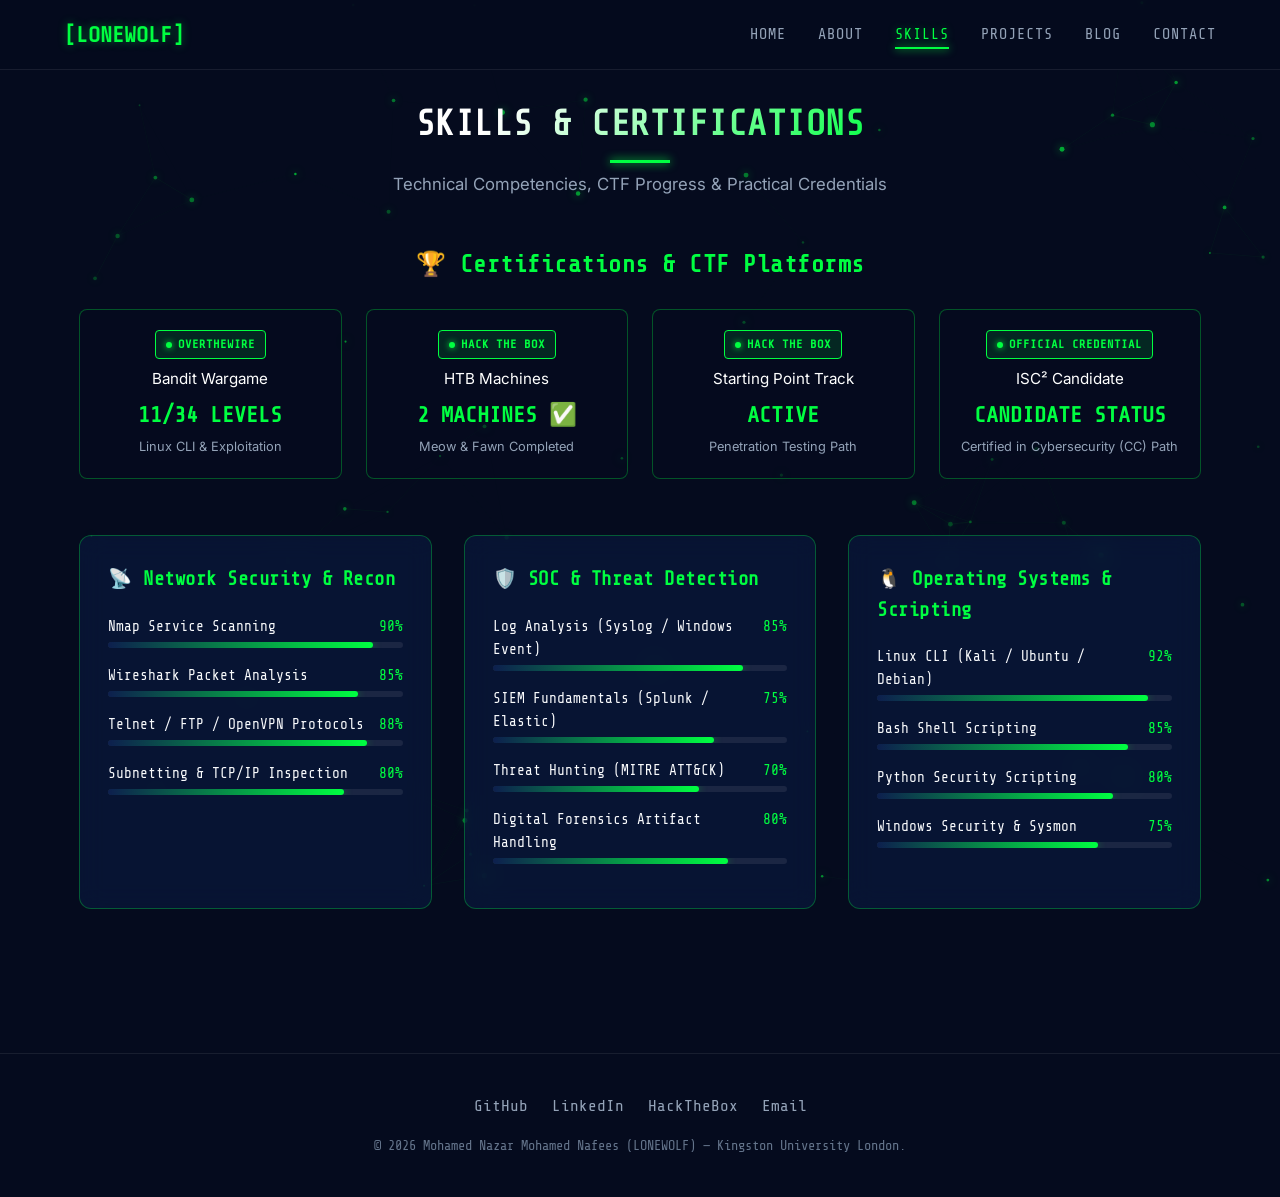
<file: skills.html>
<!DOCTYPE html>
<html lang="en">
<head>
  <meta charset="UTF-8">
  <meta name="viewport" content="width=device-width, initial-scale=1.0">
  <meta name="description" content="Technical Skills & Certifications — Mohamed Nazar Mohamed Nafees (LONEWOLF). CTF achievements, HTB progress, OTW Bandit, and security skill matrix.">
  <meta property="og:title" content="Skills & Certifications | LONEWOLF | Cybersecurity Portfolio">
  <meta property="og:description" content="View my technical skills, certifications, and hands-on CTF experience across Linux, networking, and SOC fundamentals.">
  <meta property="og:type" content="website">
  <meta property="og:url" content="https://m-nafees-cyber.github.io/My-Portofolio/skills.html">
  <meta property="og:image" content="https://m-nafees-cyber.github.io/My-Portofolio/Assests/preview-banner.png">
  <title>Skills & Certifications | LONEWOLF — Mohamed Nafees</title>
  <link rel="stylesheet" href="style.css">
</head>
<body>

  <!-- Navigation Bar -->
  <nav class="navbar">
    <a href="index.html" class="nav-brand">
      [LONEWOLF]
    </a>
    <ul class="nav-menu">
      <li><a href="index.html" class="nav-link">Home</a></li>
      <li><a href="about.html" class="nav-link">About</a></li>
      <li><a href="skills.html" class="nav-link active">Skills</a></li>
      <li><a href="projects.html" class="nav-link">Projects</a></li>
      <li><a href="blog.html" class="nav-link">Blog</a></li>
      <li><a href="contact.html" class="nav-link">Contact</a></li>
    </ul>
    <button class="hamburger" aria-label="Toggle Navigation Menu">&#9776;</button>
  </nav>

  <!-- Page Header -->
  <section class="section">
    <div class="section-header">
      <h1 class="section-title gradient-text">SKILLS & CERTIFICATIONS</h1>
      <p class="section-subtitle">Technical Competencies, CTF Progress & Practical Credentials</p>
    </div>

    <!-- Certifications & CTF Section (Task 4 Requirements) -->
    <div style="margin-bottom: 3.5rem;">
      <h2 class="green-text" style="font-size: 1.5rem; margin-bottom: 1rem; text-align: center;">🏆 Certifications & CTF Platforms</h2>
      
      <div class="cert-card-grid">
        
        <div class="cert-item">
          <span class="badge badge-active">OVERTHEWIRE</span>
          <div style="font-size: 0.95rem; color: #FFFFFF; margin-top: 8px;">Bandit Wargame</div>
          <div class="cert-val">11/34 LEVELS</div>
          <div class="muted-text" style="font-size: 0.8rem; margin-top: 4px;">Linux CLI & Exploitation</div>
        </div>

        <div class="cert-item">
          <span class="badge badge-active">HACK THE BOX</span>
          <div style="font-size: 0.95rem; color: #FFFFFF; margin-top: 8px;">HTB Machines</div>
          <div class="cert-val">2 MACHINES ✅</div>
          <div class="muted-text" style="font-size: 0.8rem; margin-top: 4px;">Meow & Fawn Completed</div>
        </div>

        <div class="cert-item">
          <span class="badge badge-active">HACK THE BOX</span>
          <div style="font-size: 0.95rem; color: #FFFFFF; margin-top: 8px;">Starting Point Track</div>
          <div class="cert-val">ACTIVE</div>
          <div class="muted-text" style="font-size: 0.8rem; margin-top: 4px;">Penetration Testing Path</div>
        </div>

        <div class="cert-item">
          <span class="badge badge-active">OFFICIAL CREDENTIAL</span>
          <div style="font-size: 0.95rem; color: #FFFFFF; margin-top: 8px;">ISC² Candidate</div>
          <div class="cert-val">CANDIDATE STATUS</div>
          <div class="muted-text" style="font-size: 0.8rem; margin-top: 4px;">Certified in Cybersecurity (CC) Path</div>
        </div>

      </div>
    </div>

    <!-- Detailed Skill Matrix Grid -->
    <div class="skills-grid">

      <!-- Category 1: Network & Reconnaissance -->
      <div class="glass-card">
        <h3 class="skill-category-title">
          <span>📡 Network Security & Recon</span>
        </h3>
        
        <div class="skill-item">
          <div class="skill-info">
            <span>Nmap Service Scanning</span>
            <span class="green-text">90%</span>
          </div>
          <div class="skill-bar"><div class="skill-progress" style="width: 90%;"></div></div>
        </div>

        <div class="skill-item">
          <div class="skill-info">
            <span>Wireshark Packet Analysis</span>
            <span class="green-text">85%</span>
          </div>
          <div class="skill-bar"><div class="skill-progress" style="width: 85%;"></div></div>
        </div>

        <div class="skill-item">
          <div class="skill-info">
            <span>Telnet / FTP / OpenVPN Protocols</span>
            <span class="green-text">88%</span>
          </div>
          <div class="skill-bar"><div class="skill-progress" style="width: 88%;"></div></div>
        </div>

        <div class="skill-item">
          <div class="skill-info">
            <span>Subnetting & TCP/IP Inspection</span>
            <span class="green-text">80%</span>
          </div>
          <div class="skill-bar"><div class="skill-progress" style="width: 80%;"></div></div>
        </div>
      </div>

      <!-- Category 2: SOC & Incident Response -->
      <div class="glass-card">
        <h3 class="skill-category-title">
          <span>🛡️ SOC & Threat Detection</span>
        </h3>
        
        <div class="skill-item">
          <div class="skill-info">
            <span>Log Analysis (Syslog / Windows Event)</span>
            <span class="green-text">85%</span>
          </div>
          <div class="skill-bar"><div class="skill-progress" style="width: 85%;"></div></div>
        </div>

        <div class="skill-item">
          <div class="skill-info">
            <span>SIEM Fundamentals (Splunk / Elastic)</span>
            <span class="green-text">75%</span>
          </div>
          <div class="skill-bar"><div class="skill-progress" style="width: 75%;"></div></div>
        </div>

        <div class="skill-item">
          <div class="skill-info">
            <span>Threat Hunting (MITRE ATT&CK)</span>
            <span class="green-text">70%</span>
          </div>
          <div class="skill-bar"><div class="skill-progress" style="width: 70%;"></div></div>
        </div>

        <div class="skill-item">
          <div class="skill-info">
            <span>Digital Forensics Artifact Handling</span>
            <span class="green-text">80%</span>
          </div>
          <div class="skill-bar"><div class="skill-progress" style="width: 80%;"></div></div>
        </div>
      </div>

      <!-- Category 3: OS & Scripting -->
      <div class="glass-card">
        <h3 class="skill-category-title">
          <span>🐧 Operating Systems & Scripting</span>
        </h3>
        
        <div class="skill-item">
          <div class="skill-info">
            <span>Linux CLI (Kali / Ubuntu / Debian)</span>
            <span class="green-text">92%</span>
          </div>
          <div class="skill-bar"><div class="skill-progress" style="width: 92%;"></div></div>
        </div>

        <div class="skill-item">
          <div class="skill-info">
            <span>Bash Shell Scripting</span>
            <span class="green-text">85%</span>
          </div>
          <div class="skill-bar"><div class="skill-progress" style="width: 85%;"></div></div>
        </div>

        <div class="skill-item">
          <div class="skill-info">
            <span>Python Security Scripting</span>
            <span class="green-text">80%</span>
          </div>
          <div class="skill-bar"><div class="skill-progress" style="width: 80%;"></div></div>
        </div>

        <div class="skill-item">
          <div class="skill-info">
            <span>Windows Security & Sysmon</span>
            <span class="green-text">75%</span>
          </div>
          <div class="skill-bar"><div class="skill-progress" style="width: 75%;"></div></div>
        </div>
      </div>

    </div>
  </section>

  <!-- Footer -->
  <footer class="footer">
    <div class="footer-socials">
      <a href="https://github.com/M-Nafees-Cyber" target="_blank" rel="noopener">GitHub</a>
      <a href="https://linkedin.com/in/nafees-nazar-575b88280" target="_blank" rel="noopener">LinkedIn</a>
      <a href="https://app.hackthebox.com/users/3832758" target="_blank" rel="noopener">HackTheBox</a>
      <a href="mailto:nafeezasnfs@gmail.com">Email</a>
    </div>
    <p>© 2026 Mohamed Nazar Mohamed Nafees (LONEWOLF) — Kingston University London.</p>
  </footer>

  <script src="script.js"></script>

  <!-- Cloudflare Web Analytics -->
  <script type='module' src='https://static.cloudflareinsights.com/beacon.min.js' data-cf-beacon='{"token": "0e2a13bd58694eccbddb8519fe9ebbec"}'></script>
  <!-- End Cloudflare Web Analytics -->

</body>
</html>
</file>
<file: style.css>
/* 
  LONEWOLF Cybersecurity Portfolio — Premium Dark Aesthetic 
  Theme: Dark Navy (#0D1F4E / #050B1E) & Electric Green (#00FF41)
  Typography: Share Tech Mono & Inter
*/

@import url('https://fonts.googleapis.com/css2?family=Inter:wght@300;400;500;600;700&family=Share+Tech+Mono&display=swap');

:root {
  --bg-deep: #050B1E;
  --bg-navy: #0D1F4E;
  --bg-card: rgba(13, 31, 78, 0.45);
  --bg-card-hover: rgba(16, 38, 96, 0.65);
  --bg-terminal: rgba(5, 11, 30, 0.9);
  
  --accent-green: #00FF41;
  --accent-green-glow: rgba(0, 255, 65, 0.4);
  --accent-green-subtle: rgba(0, 255, 65, 0.12);
  --accent-cyan: #00E5FF;
  
  --text-main: #F8FAFC;
  --text-muted: #94A3B8;
  --text-dark: #64748B;
  
  --border-light: rgba(255, 255, 255, 0.08);
  --border-neon: rgba(0, 255, 65, 0.3);
  --border-neon-hover: rgba(0, 255, 65, 0.8);
  
  --font-mono: 'Share Tech Mono', monospace;
  --font-sans: 'Inter', sans-serif;
  
  --transition-fast: 0.2s ease;
  --transition-normal: 0.3s ease;
}

/* Reset & Base Styles */
* {
  margin: 0;
  padding: 0;
  box-sizing: border-box;
}

html {
  scroll-behavior: smooth;
  font-size: 16px;
}

body {
  background-color: var(--bg-deep);
  color: var(--text-main);
  font-family: var(--font-sans);
  line-height: 1.6;
  overflow-x: hidden;
  position: relative;
  min-height: 100vh;
}

/* Custom Scrollbar */
::-webkit-scrollbar {
  width: 8px;
}

::-webkit-scrollbar-track {
  background: var(--bg-deep);
}

::-webkit-scrollbar-thumb {
  background: rgba(0, 255, 65, 0.3);
  border-radius: 4px;
  border: 1px solid var(--border-neon);
}

::-webkit-scrollbar-thumb:hover {
  background: var(--accent-green);
  box-shadow: 0 0 10px var(--accent-green);
}

/* Background Particle Canvas */
#bg-canvas {
  position: fixed;
  top: 0;
  left: 0;
  width: 100%;
  height: 100%;
  z-index: -1;
  pointer-events: none;
}

/* Typography Utilities */
h1, h2, h3, h4, h5, h6, .font-mono {
  font-family: var(--font-mono);
  letter-spacing: 0.5px;
}

.gradient-text {
  background: linear-gradient(135deg, #FFFFFF 20%, var(--accent-green) 100%);
  -webkit-background-clip: text;
  -webkit-text-fill-color: transparent;
}

.green-text {
  color: var(--accent-green);
}

.muted-text {
  color: var(--text-muted);
}

/* Navigation Bar */
.navbar {
  position: fixed;
  top: 0;
  left: 0;
  width: 100%;
  height: 70px;
  background: rgba(5, 11, 30, 0.85);
  backdrop-filter: blur(16px);
  -webkit-backdrop-filter: blur(16px);
  border-bottom: 1px solid var(--border-light);
  z-index: 1000;
  display: flex;
  justify-content: space-between;
  align-items: center;
  padding: 0 5%;
  transition: border-color var(--transition-normal);
}

.navbar.scrolled {
  border-bottom-color: var(--border-neon);
  box-shadow: 0 4px 20px rgba(0, 0, 0, 0.5);
}

.nav-brand {
  font-family: var(--font-mono);
  font-size: 1.4rem;
  font-weight: 700;
  color: var(--accent-green);
  text-decoration: none;
  display: flex;
  align-items: center;
  gap: 8px;
  text-shadow: 0 0 10px var(--accent-green-glow);
}

.nav-brand span {
  color: #FFFFFF;
}

.nav-menu {
  display: flex;
  align-items: center;
  gap: 2rem;
  list-style: none;
}

.nav-link {
  font-family: var(--font-mono);
  font-size: 0.95rem;
  color: var(--text-muted);
  text-decoration: none;
  text-transform: uppercase;
  letter-spacing: 1px;
  position: relative;
  padding: 6px 0;
  transition: color var(--transition-fast);
}

.nav-link:hover, .nav-link.active {
  color: var(--accent-green);
  text-shadow: 0 0 8px var(--accent-green-glow);
}

.nav-link::after {
  content: '';
  position: absolute;
  bottom: 0;
  left: 0;
  width: 0%;
  height: 2px;
  background: var(--accent-green);
  box-shadow: 0 0 8px var(--accent-green);
  transition: width var(--transition-normal);
}

.nav-link:hover::after, .nav-link.active::after {
  width: 100%;
}

.hamburger {
  display: none;
  cursor: pointer;
  background: none;
  border: none;
  color: var(--accent-green);
  font-size: 1.5rem;
}

/* Glassmorphism Card System */
.glass-card {
  background: var(--bg-card);
  backdrop-filter: blur(12px);
  -webkit-backdrop-filter: blur(12px);
  border: 1px solid var(--border-neon);
  border-radius: 12px;
  padding: 1.75rem;
  position: relative;
  overflow: hidden;
  transition: transform var(--transition-normal), border-color var(--transition-normal), box-shadow var(--transition-normal);
}

.glass-card::before {
  content: '';
  position: absolute;
  top: 0;
  left: -100%;
  width: 100%;
  height: 100%;
  background: linear-gradient(90deg, transparent, rgba(0, 255, 65, 0.05), transparent);
  transition: left 0.6s ease;
}

.glass-card:hover::before {
  left: 100%;
}

.glass-card:hover {
  transform: translateY(-6px);
  border-color: var(--accent-green);
  box-shadow: 0 10px 30px rgba(0, 255, 65, 0.2);
}

/* Buttons */
.btn {
  display: inline-flex;
  align-items: center;
  justify-content: center;
  gap: 8px;
  font-family: var(--font-mono);
  font-size: 0.95rem;
  font-weight: 600;
  text-transform: uppercase;
  letter-spacing: 1px;
  padding: 0.75rem 1.75rem;
  border-radius: 6px;
  text-decoration: none;
  cursor: pointer;
  transition: all var(--transition-normal);
}

.btn-primary {
  background: var(--accent-green);
  color: #050B1E;
  border: 1px solid var(--accent-green);
  box-shadow: 0 0 15px var(--accent-green-glow);
}

.btn-primary:hover {
  background: #00E53A;
  box-shadow: 0 0 25px rgba(0, 255, 65, 0.6);
  transform: translateY(-2px);
}

.btn-outline {
  background: transparent;
  color: var(--accent-green);
  border: 1px solid var(--accent-green);
}

.btn-outline:hover {
  background: var(--accent-green-subtle);
  box-shadow: 0 0 15px var(--accent-green-glow);
  transform: translateY(-2px);
}

.btn-secondary {
  background: rgba(255, 255, 255, 0.05);
  color: var(--text-main);
  border: 1px solid var(--border-light);
}

.btn-secondary:hover {
  border-color: var(--text-muted);
  background: rgba(255, 255, 255, 0.1);
  transform: translateY(-2px);
}

/* Badges & Tags */
.badge {
  display: inline-flex;
  align-items: center;
  gap: 6px;
  font-family: var(--font-mono);
  font-size: 0.75rem;
  font-weight: 600;
  text-transform: uppercase;
  letter-spacing: 1px;
  padding: 4px 10px;
  border-radius: 4px;
}

.badge-active {
  background: var(--accent-green-subtle);
  border: 1px solid var(--accent-green);
  color: var(--accent-green);
}

.badge-active::before {
  content: '';
  width: 6px;
  height: 6px;
  background: var(--accent-green);
  border-radius: 50%;
  box-shadow: 0 0 6px var(--accent-green);
  animation: pulse-dot 1.8s infinite;
}

.tag-list {
  display: flex;
  flex-wrap: wrap;
  gap: 8px;
  margin-top: 1rem;
}

.tag {
  font-family: var(--font-mono);
  font-size: 0.75rem;
  background: rgba(255, 255, 255, 0.05);
  border: 1px solid var(--border-light);
  color: var(--text-muted);
  padding: 3px 8px;
  border-radius: 4px;
}

/* Section Containers */
.section {
  padding: 6rem 5% 4rem 5%;
  max-width: 1250px;
  margin: 0 auto;
}

.section-header {
  margin-bottom: 3rem;
  text-align: center;
}

.section-title {
  font-size: 2.2rem;
  font-weight: 700;
  margin-bottom: 0.5rem;
  position: relative;
  display: inline-block;
}

.section-title::after {
  content: '';
  display: block;
  width: 60px;
  height: 3px;
  background: var(--accent-green);
  margin: 8px auto 0 auto;
  box-shadow: 0 0 10px var(--accent-green);
}

.section-subtitle {
  color: var(--text-muted);
  font-size: 1.05rem;
}

/* Hero Section (index.html) */
.hero-section {
  min-height: 100vh;
  display: flex;
  align-items: center;
  justify-content: center;
  padding: 90px 5% 40px 5%;
  max-width: 1300px;
  margin: 0 auto;
}

.hero-grid {
  display: grid;
  grid-template-columns: 1fr 1fr;
  gap: 3rem;
  align-items: center;
  width: 100%;
}

/* Terminal Window Component */
.terminal-window {
  background: var(--bg-terminal);
  border: 1px solid var(--border-neon);
  border-radius: 10px;
  box-shadow: 0 15px 35px rgba(0, 0, 0, 0.6), 0 0 20px rgba(0, 255, 65, 0.15);
  overflow: hidden;
  font-family: var(--font-mono);
}

.terminal-header {
  background: rgba(13, 31, 78, 0.8);
  padding: 10px 15px;
  display: flex;
  align-items: center;
  justify-content: space-between;
  border-bottom: 1px solid var(--border-light);
}

.terminal-dots {
  display: flex;
  gap: 7px;
}

.dot {
  width: 12px;
  height: 12px;
  border-radius: 50%;
}

.dot-red { background: #FF5F56; }
.dot-yellow { background: #FFBD2E; }
.dot-green { background: #27C93F; }

.terminal-title {
  font-size: 0.8rem;
  color: var(--text-muted);
}

.terminal-body {
  padding: 1.5rem;
  font-size: 0.95rem;
  line-height: 1.7;
  color: var(--text-main);
  min-height: 240px;
}

.terminal-prompt {
  color: var(--accent-green);
}

.terminal-cmd {
  color: #FFFFFF;
}

.terminal-output {
  color: var(--text-muted);
  margin-left: 1rem;
  margin-bottom: 1rem;
}

.terminal-output-highlight {
  color: var(--accent-cyan);
  font-weight: 600;
}

.cursor {
  display: inline-block;
  width: 8px;
  height: 16px;
  background: var(--accent-green);
  margin-left: 4px;
  animation: blink 1s infinite;
  vertical-align: middle;
}

@keyframes blink {
  0%, 49% { opacity: 1; }
  50%, 100% { opacity: 0; }
}

@keyframes pulse-dot {
  0% { transform: scale(0.95); box-shadow: 0 0 0 0 rgba(0, 255, 65, 0.7); }
  70% { transform: scale(1); box-shadow: 0 0 0 8px rgba(0, 255, 65, 0); }
  100% { transform: scale(0.95); box-shadow: 0 0 0 0 rgba(0, 255, 65, 0); }
}

/* Hero Right Content */
.hero-content h2 {
  font-size: 1.1rem;
  color: var(--accent-green);
  margin-bottom: 0.5rem;
  text-transform: uppercase;
}

.hero-content h1 {
  font-size: 2.8rem;
  font-weight: 700;
  line-height: 1.2;
  margin-bottom: 1rem;
}

.hero-subtitle {
  font-size: 1.25rem;
  color: var(--text-muted);
  margin-bottom: 1.5rem;
}

.hero-description {
  color: var(--text-muted);
  font-size: 1rem;
  margin-bottom: 2rem;
}

.hero-actions {
  display: flex;
  gap: 1rem;
  flex-wrap: wrap;
}

/* Hero Stats Bar */
.stats-container {
  display: grid;
  grid-template-columns: repeat(3, 1fr);
  gap: 1.5rem;
  margin-top: 3rem;
  width: 100%;
}

.stat-card {
  text-align: center;
  padding: 1.25rem 1rem;
}

.stat-number {
  font-family: var(--font-mono);
  font-size: 2.2rem;
  font-weight: 700;
  color: var(--accent-green);
  text-shadow: 0 0 10px var(--accent-green-glow);
}

.stat-label {
  font-size: 0.85rem;
  color: var(--text-muted);
  text-transform: uppercase;
  letter-spacing: 0.5px;
  margin-top: 4px;
}

/* Project Cards Grid (projects.html) */
.projects-grid {
  display: grid;
  grid-template-columns: repeat(auto-fit, minmax(340px, 1fr));
  gap: 2rem;
}

.project-card {
  display: flex;
  flex-direction: column;
  height: 100%;
}

.project-card-wide {
  grid-column: span 2;
}

.project-header {
  display: flex;
  justify-content: space-between;
  align-items: flex-start;
  margin-bottom: 1rem;
}

.project-title {
  font-size: 1.3rem;
  color: #FFFFFF;
}

.project-desc {
  color: var(--text-muted);
  font-size: 0.95rem;
  margin-bottom: 1.25rem;
  flex-grow: 1;
}

/* Code Output Block */
.code-block {
  background: var(--bg-terminal);
  border: 1px solid var(--border-light);
  border-left: 3px solid var(--accent-green);
  border-radius: 6px;
  padding: 1rem;
  font-family: var(--font-mono);
  font-size: 0.85rem;
  color: var(--accent-green);
  margin-bottom: 1.25rem;
  overflow-x: auto;
  white-space: pre-wrap;
  line-height: 1.5;
}

.project-footer {
  margin-top: auto;
  padding-top: 1rem;
  border-top: 1px solid var(--border-light);
  display: flex;
  justify-content: space-between;
  align-items: center;
}

.project-link {
  font-family: var(--font-mono);
  font-size: 0.9rem;
  color: var(--accent-green);
  text-decoration: none;
  display: inline-flex;
  align-items: center;
  gap: 5px;
  transition: gap var(--transition-fast);
}

.project-link:hover {
  gap: 10px;
  text-shadow: 0 0 8px var(--accent-green-glow);
}

/* Blog Page (blog.html) */
.blog-filters {
  display: flex;
  justify-content: center;
  gap: 10px;
  flex-wrap: wrap;
  margin-bottom: 2.5rem;
}

.filter-btn {
  font-family: var(--font-mono);
  font-size: 0.85rem;
  padding: 8px 18px;
  background: rgba(13, 31, 78, 0.5);
  border: 1px solid var(--border-light);
  color: var(--text-muted);
  border-radius: 20px;
  cursor: pointer;
  transition: all var(--transition-fast);
}

.filter-btn:hover, .filter-btn.active {
  background: var(--accent-green-subtle);
  border-color: var(--accent-green);
  color: var(--accent-green);
  box-shadow: 0 0 12px var(--accent-green-glow);
}

.blog-grid {
  display: grid;
  grid-template-columns: repeat(3, 1fr);
  gap: 2rem;
}

.blog-card {
  display: flex;
  flex-direction: column;
  cursor: pointer;
}

.blog-card-link {
  display: block;
  text-decoration: none;
  color: inherit;
}

.blog-card-meta {
  display: flex;
  justify-content: space-between;
  align-items: center;
  font-size: 0.8rem;
  color: var(--text-dark);
  margin-bottom: 0.75rem;
}

.blog-card-title {
  font-size: 1.25rem;
  color: #FFFFFF;
  margin-bottom: 0.75rem;
  line-height: 1.3;
}

.blog-card-excerpt {
  color: var(--text-muted);
  font-size: 0.9rem;
  margin-bottom: 1.25rem;
  flex-grow: 1;
}

.blog-card-footer {
  display: flex;
  justify-content: space-between;
  align-items: center;
  margin-top: auto;
}

.blog-outro-card {
  grid-column: 1 / -1;
  max-width: 860px;
  margin: 0 auto;
  text-align: center;
  padding: 2rem 1.75rem;
  border-color: rgba(0, 255, 65, 0.65);
  box-shadow: 0 0 28px rgba(0, 255, 65, 0.12), inset 0 0 20px rgba(0, 255, 65, 0.04);
  background: rgba(9, 20, 36, 0.78);
}

.outro-meta {
  justify-content: center;
  gap: 1rem;
  margin-bottom: 1rem;
}

.blog-outro-card .blog-card-title {
  margin-bottom: 1rem;
}

.blog-outro-card .blog-card-excerpt {
  margin: 0 auto 1rem;
  max-width: 680px;
  font-size: 1rem;
  line-height: 1.8;
}

.outro-signoff {
  margin: 1rem 0 0.5rem;
  color: var(--accent-green);
  font-size: 1.15rem;
  font-weight: 700;
  letter-spacing: 0.04em;
}

.outro-footer-note {
  margin: 0 auto;
  max-width: 700px;
  color: var(--text-muted);
  font-size: 0.84rem;
  line-height: 1.7;
}

.outro-actions {
  margin-top: 1.25rem;
  display: flex;
  justify-content: center;
  align-items: center;
  flex-wrap: wrap;
  gap: 1rem;
}

.outro-actions .btn,
.outro-actions .btn-primary,
.outro-actions .btn-secondary {
  display: inline-flex;
  align-items: center;
  justify-content: center;
  min-width: 210px;
  padding: 0.8rem 1.2rem;
  border-radius: 999px;
  font-family: var(--font-mono);
  font-size: 0.85rem;
  text-decoration: none;
  background: rgba(0, 255, 65, 0.08);
  border: 1px solid rgba(0, 255, 65, 0.5);
  color: var(--accent-green);
  box-shadow: 0 0 18px rgba(0, 255, 65, 0.08);
}

.blog-placeholder-banner {
  margin-top: 4rem;
  text-align: center;
  padding: 2rem;
  border: 1px dashed var(--border-neon);
  border-radius: 8px;
  color: var(--text-muted);
  font-family: var(--font-mono);
}

/* Blog Post Page */
.blog-post-page {
  padding-top: 8rem;
}

.blog-post-container {
  width: min(980px, 100%);
  margin: 0 auto;
  background: rgba(13, 31, 78, 0.42);
  border: 1px solid var(--border-neon);
  border-radius: 18px;
  padding: 2.25rem 2.25rem 2.75rem;
  position: relative;
  overflow: hidden;
  box-shadow: 0 25px 50px rgba(5, 11, 30, 0.45), 0 0 20px rgba(0, 255, 65, 0.08);
}

.blog-post-container::before {
  content: '';
  position: absolute;
  inset: 0;
  background: linear-gradient(135deg, rgba(0, 255, 65, 0.06), transparent 30%, transparent 70%, rgba(0, 255, 65, 0.03));
  pointer-events: none;
}

.blog-post-header,
.blog-post-body {
  position: relative;
  z-index: 1;
}

.article-hero-img {
  display: block;
  width: 100%;
  height: 320px;
  object-fit: cover;
  border-radius: 14px;
  margin: 0 0 1.5rem;
  border: 1px solid var(--border-neon);
  box-shadow: 0 20px 40px rgba(0, 0, 0, 0.35);
}

.article-gif-wrapper {
  margin: 1.25rem 0 1.5rem;
  padding: 1rem;
  border: 1px solid rgba(0, 255, 65, 0.2);
  border-radius: 14px;
  overflow: hidden;
  background: rgba(5, 11, 30, 0.6);
  box-shadow: 0 0 20px rgba(0, 255, 65, 0.06);
  text-align: center;
}

.article-gif {
  display: block;
  width: 100%;
  height: auto;
  max-height: 450px;
  object-fit: contain;
  margin: 0 auto;
}

.blog-post-body p img.article-gif {
  max-width: 100%;
  height: auto;
  margin: 1rem auto;
  border-radius: 12px;
}

.gif-caption {
  padding: 0.75rem 1rem 1rem;
  color: var(--text-muted);
  font-size: 0.9rem;
  text-align: center;
}

.terminal-box {
  margin: 1.4rem 0 1.5rem;
  background: rgba(5, 11, 30, 0.88);
  border: 1px solid rgba(0, 255, 65, 0.35);
  border-radius: 12px;
  overflow: hidden;
  box-shadow: 0 15px 35px rgba(0, 0, 0, 0.32), 0 0 18px rgba(0, 255, 65, 0.08);
}

.terminal-header {
  display: flex;
  align-items: center;
  gap: 0.55rem;
  padding: 0.8rem 1rem;
  background: rgba(15, 23, 42, 0.95);
  border-bottom: 1px solid var(--border-light);
  font-family: var(--font-mono);
  font-size: 0.75rem;
  color: var(--text-muted);
}

.dot {
  width: 11px;
  height: 11px;
  display: inline-block;
  border-radius: 50%;
}

.dot.red,
.dot-red { background: #ff5f56; }
.dot.yellow,
.dot-yellow { background: #ffbd2e; }
.dot.green,
.dot-green { background: #27c93f; }

.terminal-box .title {
  margin-left: 0.5rem;
  font-size: 0.78rem;
}

.terminal-box pre {
  margin: 0;
  padding: 1rem 1.1rem 1.2rem;
  overflow-x: auto;
  background: rgba(5, 11, 30, 0.9);
}

.terminal-box code {
  color: var(--accent-green);
  font-family: var(--font-mono);
  font-size: 0.84rem;
  line-height: 1.7;
}

.callout-box {
  margin: 1.5rem 0;
  padding: 1rem 1.2rem;
  border-radius: 12px;
  border: 1px solid transparent;
  background: rgba(255, 255, 255, 0.02);
  font-size: 1rem;
  line-height: 1.7;
}

.callout-box.warning {
  border-color: rgba(255, 184, 70, 0.6);
  background: rgba(255, 184, 70, 0.08);
  box-shadow: 0 0 18px rgba(255, 184, 70, 0.1);
}

.callout-box.info {
  border-color: rgba(0, 229, 255, 0.6);
  background: rgba(0, 229, 255, 0.06);
  box-shadow: 0 0 18px rgba(0, 229, 255, 0.08);
}

.article-footer-actions {
  display: flex;
  flex-wrap: wrap;
  align-items: center;
  justify-content: space-between;
  gap: 1rem;
  margin-top: 2rem;
  padding-top: 1.25rem;
  border-top: 1px solid var(--border-light);
}

.back-link,
.next-link {
  color: var(--accent-green);
  text-decoration: none;
  font-family: var(--font-mono);
  font-size: 0.85rem;
  transition: opacity var(--transition-fast);
}

.back-link:hover,
.next-link:hover {
  opacity: 0.8;
}

.article-footer-actions .like-btn {
  display: inline-flex;
  align-items: center;
  gap: 0.5rem;
  background: rgba(0, 255, 65, 0.08);
  border: 1px solid rgba(0, 255, 65, 0.35);
  border-radius: 999px;
  color: var(--accent-green);
  font-family: var(--font-mono);
  font-size: 0.8rem;
  padding: 0.7rem 1rem;
  cursor: pointer;
  transition: transform var(--transition-fast), box-shadow var(--transition-fast);
}

.article-footer-actions .like-btn:hover {
  transform: translateY(-1px);
  box-shadow: 0 0 12px rgba(0, 255, 65, 0.12);
}

.article-footer-actions .like-btn.liked {
  background: rgba(255, 82, 82, 0.08);
  border-color: rgba(255, 82, 82, 0.4);
  color: #ff8c8c;
}

.blog-post-breadcrumbs {
  display: flex;
  align-items: center;
  gap: 0.75rem;
  font-family: var(--font-mono);
  font-size: 0.8rem;
  color: var(--text-muted);
  margin-bottom: 1rem;
}

.blog-post-breadcrumbs a {
  color: var(--accent-green);
  text-decoration: none;
}

.blog-post-header .badge {
  margin-bottom: 1rem;
}

.blog-post-header h1 {
  font-size: clamp(2rem, 4vw, 3rem);
  line-height: 1.2;
  margin-bottom: 1rem;
  color: #FFFFFF;
}

.blog-post-meta {
  display: flex;
  flex-wrap: wrap;
  gap: 1rem;
  padding-top: 0.75rem;
  border-top: 1px solid var(--border-light);
  color: var(--text-muted);
  font-family: var(--font-mono);
  font-size: 0.8rem;
}

.blog-post-body {
  margin-top: 2.25rem;
}

.blog-post-body > section {
  margin-bottom: 2.2rem;
}

.blog-post-body h2,
.blog-post-body h3 {
  margin: 0 0 1rem 0;
  color: #FFFFFF;
  line-height: 1.35;
}

.blog-post-body h2 {
  font-size: clamp(1.5rem, 2vw, 2rem);
}

.blog-post-body h3 {
  font-size: 1.2rem;
  color: var(--accent-green);
}

.blog-post-body p,
.blog-post-body li,
.article-footer p {
  color: var(--text-muted);
  font-size: 1.08rem;
  line-height: 1.9;
}

.blog-post-body p {
  margin-bottom: 1rem;
}

.lead-paragraph {
  font-size: 1.08rem;
  color: #E2E8F0;
}

.blog-post-body strong {
  color: #FFFFFF;
}

.blog-post-body code {
  background: rgba(5, 11, 30, 0.7);
  border: 1px solid var(--border-light);
  border-radius: 6px;
  padding: 0.2rem 0.45rem;
  color: var(--accent-green);
  font-family: var(--font-mono);
  font-size: 0.82rem;
}

.blog-post-body ol,
.blog-post-body ul {
  margin: 0 0 1rem 1.3rem;
  padding-left: 0.5rem;
}

.blog-post-body li + li {
  margin-top: 0.65rem;
}

.checklist {
  list-style: none;
  margin: 1.25rem 0;
  padding: 0;
}

.checklist li {
  display: flex;
  align-items: flex-start;
  gap: 0.8rem;
  background: rgba(255, 255, 255, 0.02);
  border: 1px solid var(--border-light);
  border-radius: 10px;
  padding: 0.8rem 0.9rem;
  margin: 0.8rem 0;
}

.check-box {
  width: 22px;
  height: 22px;
  min-width: 22px;
  background: rgba(0, 255, 65, 0.08);
  border: 1px solid rgba(0, 255, 65, 0.75);
  border-radius: 6px;
  display: inline-flex;
  align-items: center;
  justify-content: center;
  color: var(--accent-green);
  font-family: var(--font-mono);
  font-size: 0.8rem;
  box-shadow: 0 0 8px rgba(0, 255, 65, 0.2);
}

.highlight-callout {
  margin: 1.5rem 0;
  padding: 1.2rem 1.2rem 1.2rem 1.2rem;
  border-left: 3px solid var(--accent-green);
  border-radius: 0 10px 10px 0;
  background: rgba(0, 255, 65, 0.05);
  box-shadow: inset 0 0 0 1px rgba(0, 255, 65, 0.18), 0 0 20px rgba(0, 255, 65, 0.08);
}

.highlight-callout p {
  margin: 0;
  font-size: 1.15rem;
  color: #F8FAFC;
  font-weight: 600;
}

.example-list {
  list-style: none;
  margin: 1rem 0 1.5rem 0;
  padding: 0;
}

.example-list li {
  margin: 0.8rem 0;
  padding: 0.85rem 1rem;
  background: rgba(5, 11, 30, 0.55);
  border: 1px solid var(--border-light);
  border-radius: 10px;
}

.list-tag {
  display: inline-block;
  font-family: var(--font-mono);
  font-size: 0.72rem;
  letter-spacing: 0.08em;
  text-transform: uppercase;
  border-radius: 999px;
  padding: 0.2rem 0.6rem;
  margin-right: 0.5rem;
}

.list-tag.weak {
  background: rgba(239, 68, 68, 0.1);
  color: #fca5a5;
  border: 1px solid rgba(239, 68, 68, 0.4);
}

.list-tag.strong {
  background: rgba(0, 255, 65, 0.08);
  color: var(--accent-green);
  border: 1px solid rgba(0, 255, 65, 0.5);
}

.table-wrap {
  width: 100%;
  overflow-x: auto;
  margin: 1.5rem 0;
  border: 1px solid var(--border-light);
  border-radius: 12px;
  background: rgba(5, 11, 30, 0.45);
}

table {
  width: 100%;
  border-collapse: collapse;
  min-width: 640px;
}

thead th {
  background: rgba(0, 255, 65, 0.08);
  color: #FFFFFF;
  font-family: var(--font-mono);
  font-size: 0.82rem;
  text-transform: uppercase;
  letter-spacing: 0.08em;
  padding: 0.9rem 1rem;
  border-bottom: 1px solid var(--border-neon);
}

tbody td {
  padding: 0.9rem 1rem;
  color: var(--text-muted);
  border-bottom: 1px solid rgba(255, 255, 255, 0.06);
}

tbody tr:nth-child(even) {
  background: rgba(255, 255, 255, 0.02);
}

.table-note {
  color: var(--text-dark);
  font-style: italic;
}

.coming-up-box {
  background: rgba(5, 11, 30, 0.7);
  border: 1px solid var(--border-neon);
  border-radius: 12px;
  padding: 1.25rem 1.25rem 0.5rem;
  box-shadow: 0 0 18px rgba(0, 255, 65, 0.06);
}

.coming-up-box h3 {
  margin-bottom: 0.75rem;
}

.article-footer {
  margin-top: 2rem;
  padding-top: 1.25rem;
  border-top: 1px solid var(--border-light);
}

@media (max-width: 768px) {
  .blog-post-container {
    padding: 1.5rem 1rem 2rem;
  }

  .blog-post-meta {
    flex-direction: column;
    gap: 0.5rem;
  }

  .blog-post-breadcrumbs {
    flex-wrap: wrap;
  }
}

/* Skills Page (skills.html) */
.skills-grid {
  display: grid;
  grid-template-columns: repeat(auto-fit, minmax(300px, 1fr));
  gap: 2rem;
}

.skill-category-title {
  font-size: 1.2rem;
  color: var(--accent-green);
  margin-bottom: 1.25rem;
  display: flex;
  align-items: center;
  gap: 10px;
}

.skill-item {
  margin-bottom: 1rem;
}

.skill-info {
  display: flex;
  justify-content: space-between;
  margin-bottom: 4px;
  font-family: var(--font-mono);
  font-size: 0.9rem;
}

.skill-bar {
  height: 6px;
  background: rgba(255, 255, 255, 0.08);
  border-radius: 3px;
  overflow: hidden;
}

.skill-progress {
  height: 100%;
  background: linear-gradient(90deg, var(--bg-navy), var(--accent-green));
  box-shadow: 0 0 10px var(--accent-green-glow);
  border-radius: 3px;
}

.cert-card-grid {
  display: grid;
  grid-template-columns: repeat(auto-fit, minmax(240px, 1fr));
  gap: 1.5rem;
  margin-top: 1.5rem;
}

.cert-item {
  background: rgba(5, 11, 30, 0.6);
  border: 1px solid var(--border-neon);
  padding: 1.25rem;
  border-radius: 8px;
  text-align: center;
}

.cert-val {
  font-family: var(--font-mono);
  font-size: 1.4rem;
  font-weight: 700;
  color: var(--accent-green);
  margin-top: 6px;
}

/* About Page (about.html) */
.about-grid {
  display: grid;
  grid-template-columns: 1fr 1.5fr;
  gap: 3rem;
  align-items: start;
}

.profile-box {
  text-align: center;
  padding: 2.5rem 1.5rem;
}

.profile-avatar {
  width: 140px;
  height: 140px;
  border-radius: 50%;
  border: 2px solid var(--accent-green);
  box-shadow: 0 0 25px var(--accent-green-glow);
  margin: 0 auto 1.5rem auto;
  display: flex;
  align-items: center;
  justify-content: center;
  font-family: var(--font-mono);
  font-size: 3rem;
  color: var(--accent-green);
  background: rgba(5, 11, 30, 0.8);
}

.profile-meta-list {
  text-align: left;
  list-style: none;
  margin-top: 1.5rem;
  display: flex;
  flex-direction: column;
  gap: 10px;
  font-size: 0.9rem;
}

.profile-meta-item {
  display: flex;
  justify-content: space-between;
  border-bottom: 1px dashed var(--border-light);
  padding-bottom: 6px;
}

.profile-meta-label {
  color: var(--text-dark);
  font-family: var(--font-mono);
}

.profile-meta-val {
  color: var(--text-main);
}

/* Contact Page (contact.html) */
.contact-grid {
  display: grid;
  grid-template-columns: 1fr 1.2fr;
  gap: 3rem;
}

.contact-info-card {
  display: flex;
  align-items: center;
  gap: 1.25rem;
  margin-bottom: 1.25rem;
  text-decoration: none;
  color: inherit;
}

.contact-icon {
  width: 50px;
  height: 50px;
  border-radius: 8px;
  background: var(--accent-green-subtle);
  border: 1px solid var(--accent-green);
  display: flex;
  align-items: center;
  justify-content: center;
  font-size: 1.3rem;
  color: var(--accent-green);
}

.contact-form .form-group {
  margin-bottom: 1.25rem;
}

.form-label {
  display: block;
  font-family: var(--font-mono);
  font-size: 0.85rem;
  color: var(--text-muted);
  margin-bottom: 6px;
}

.form-input, .form-textarea {
  width: 100%;
  background: rgba(5, 11, 30, 0.7);
  border: 1px solid var(--border-light);
  border-radius: 6px;
  padding: 0.85rem 1rem;
  color: #FFFFFF;
  font-family: var(--font-sans);
  font-size: 0.95rem;
  transition: border-color var(--transition-fast), box-shadow var(--transition-fast);
}

.form-input:focus, .form-textarea:focus {
  outline: none;
  border-color: var(--accent-green);
  box-shadow: 0 0 12px var(--accent-green-glow);
}

.form-textarea {
  resize: vertical;
  min-height: 140px;
}

/* Blog Post Modal Overlay */
.modal-overlay {
  position: fixed;
  top: 0;
  left: 0;
  width: 100%;
  height: 100%;
  background: rgba(5, 11, 30, 0.85);
  backdrop-filter: blur(16px);
  z-index: 2000;
  display: flex;
  align-items: center;
  justify-content: center;
  opacity: 0;
  pointer-events: none;
  transition: opacity var(--transition-normal);
  padding: 2rem;
}

.modal-overlay.active {
  opacity: 1;
  pointer-events: auto;
}

.modal-content {
  background: var(--bg-navy);
  border: 1px solid var(--accent-green);
  box-shadow: 0 0 40px rgba(0, 255, 65, 0.25);
  border-radius: 12px;
  max-width: 750px;
  width: 100%;
  max-height: 85vh;
  overflow-y: auto;
  padding: 2.5rem;
  position: relative;
}

.modal-close {
  position: absolute;
  top: 20px;
  right: 20px;
  background: transparent;
  border: none;
  color: var(--text-muted);
  font-size: 1.5rem;
  cursor: pointer;
}

.modal-close:hover {
  color: var(--accent-green);
}

/* Footer Component */
.footer {
  border-top: 1px solid var(--border-light);
  padding: 2.5rem 5%;
  margin-top: 5rem;
  text-align: center;
  font-family: var(--font-mono);
  font-size: 0.85rem;
  color: var(--text-dark);
}

.footer-socials {
  display: flex;
  justify-content: center;
  gap: 1.5rem;
  margin-bottom: 1rem;
}

.footer-socials a {
  color: var(--text-muted);
  text-decoration: none;
  font-size: 1rem;
  transition: color var(--transition-fast);
}

.footer-socials a:hover {
  color: var(--accent-green);
}

/* Animations for Scroll Observer */
.fade-in {
  opacity: 0;
  transform: translateY(20px);
  transition: opacity 0.5s ease-out, transform 0.5s ease-out;
}

.fade-in.visible {
  opacity: 1;
  transform: translateY(0);
}

/* Responsive Media Queries */
@media (max-width: 1024px) {
  .blog-grid {
    grid-template-columns: repeat(2, 1fr);
  }
}

@media (max-width: 768px) {
  .hero-grid, .about-grid, .contact-grid {
    grid-template-columns: 1fr;
  }
  
  .hero-section {
    padding-top: 100px;
  }
  
  .stats-container {
    grid-template-columns: 1fr;
  }
  
  .blog-grid {
    grid-template-columns: 1fr;
  }

  .project-card-wide {
    grid-column: auto;
  }
  
  .hamburger {
    display: block;
  }
  
  .nav-menu {
    position: fixed;
    top: 70px;
    left: -100%;
    width: 100%;
    height: calc(100vh - 70px);
    background: rgba(5, 11, 30, 0.98);
    backdrop-filter: blur(20px);
    flex-direction: column;
    justify-content: center;
    gap: 2.5rem;
    transition: left var(--transition-normal);
  }
  
  .nav-menu.active {
    left: 0;
  }
}

/*
  GLOBAL PERFORMANCE OPTIMIZATION
  This stylesheet is shared across the entire portfolio, so these fixes apply to every page.
  Purpose: reduce mobile scroll lag, remove unnecessary heavy blur effects, and improve GIF/image rendering on small screens.
*/

/* ==========================================================
   MOBILE PERFORMANCE OPTIMIZATION & OUTRO STYLING
   ========================================================== */
@media (max-width: 768px) {
  /* 1. Stop heavy infinite animations and transitions that drain mobile CPU */
  *, *::before, *::after {
    animation-iteration-count: 1 !important;
    animation-duration: 0.001s !important;
    transition-duration: 0.001s !important;
  }

  /* 2. Disable heavy GPU blur and reduce heavy shadows on mobile */
  .navbar, 
  .blog-outro-card, 
  .terminal-box, 
  .article-gif-wrapper,
  .callout-box {
    backdrop-filter: none !important;
    -webkit-backdrop-filter: none !important;
    background-color: rgba(5, 11, 30, 0.95) !important;
    box-shadow: 0 4px 10px rgba(0, 0, 0, 0.5) !important;
  }

  .blog-full-card,
  .skill-card {
    box-shadow: 0 4px 10px rgba(0, 0, 0, 0.5) !important;
  }

  /* 3. Enable smooth native touch scrolling & solid mobile background */
  html {
    scroll-behavior: smooth;
    -webkit-overflow-scrolling: touch;
  }

  body {
    background: #030712 !important;
    background-image: none !important;
  }
}

/* --- Responsive GIF & Image Wrapper Fixes --- */
.article-gif-wrapper {
  margin: 1.25rem 0 1.5rem;
  border: 1px solid rgba(0, 255, 65, 0.2);
  border-radius: 14px;
  overflow: hidden;
  background: rgba(5, 11, 30, 0.6);
  box-shadow: 0 0 20px rgba(0, 255, 65, 0.06);
  text-align: center;
  padding: 0.75rem;
}

.article-gif {
  display: block;
  width: 100%;
  height: auto;
  max-height: 450px;
  object-fit: contain;
  margin: 0 auto;
  border-radius: 8px;
}

/* --- Outro Component Styles --- */
.outro-icon {
  font-size: 2.1rem;
  margin-bottom: 0.8rem;
  filter: drop-shadow(0 0 12px rgba(0, 255, 65, 0.35));
}
</file>
